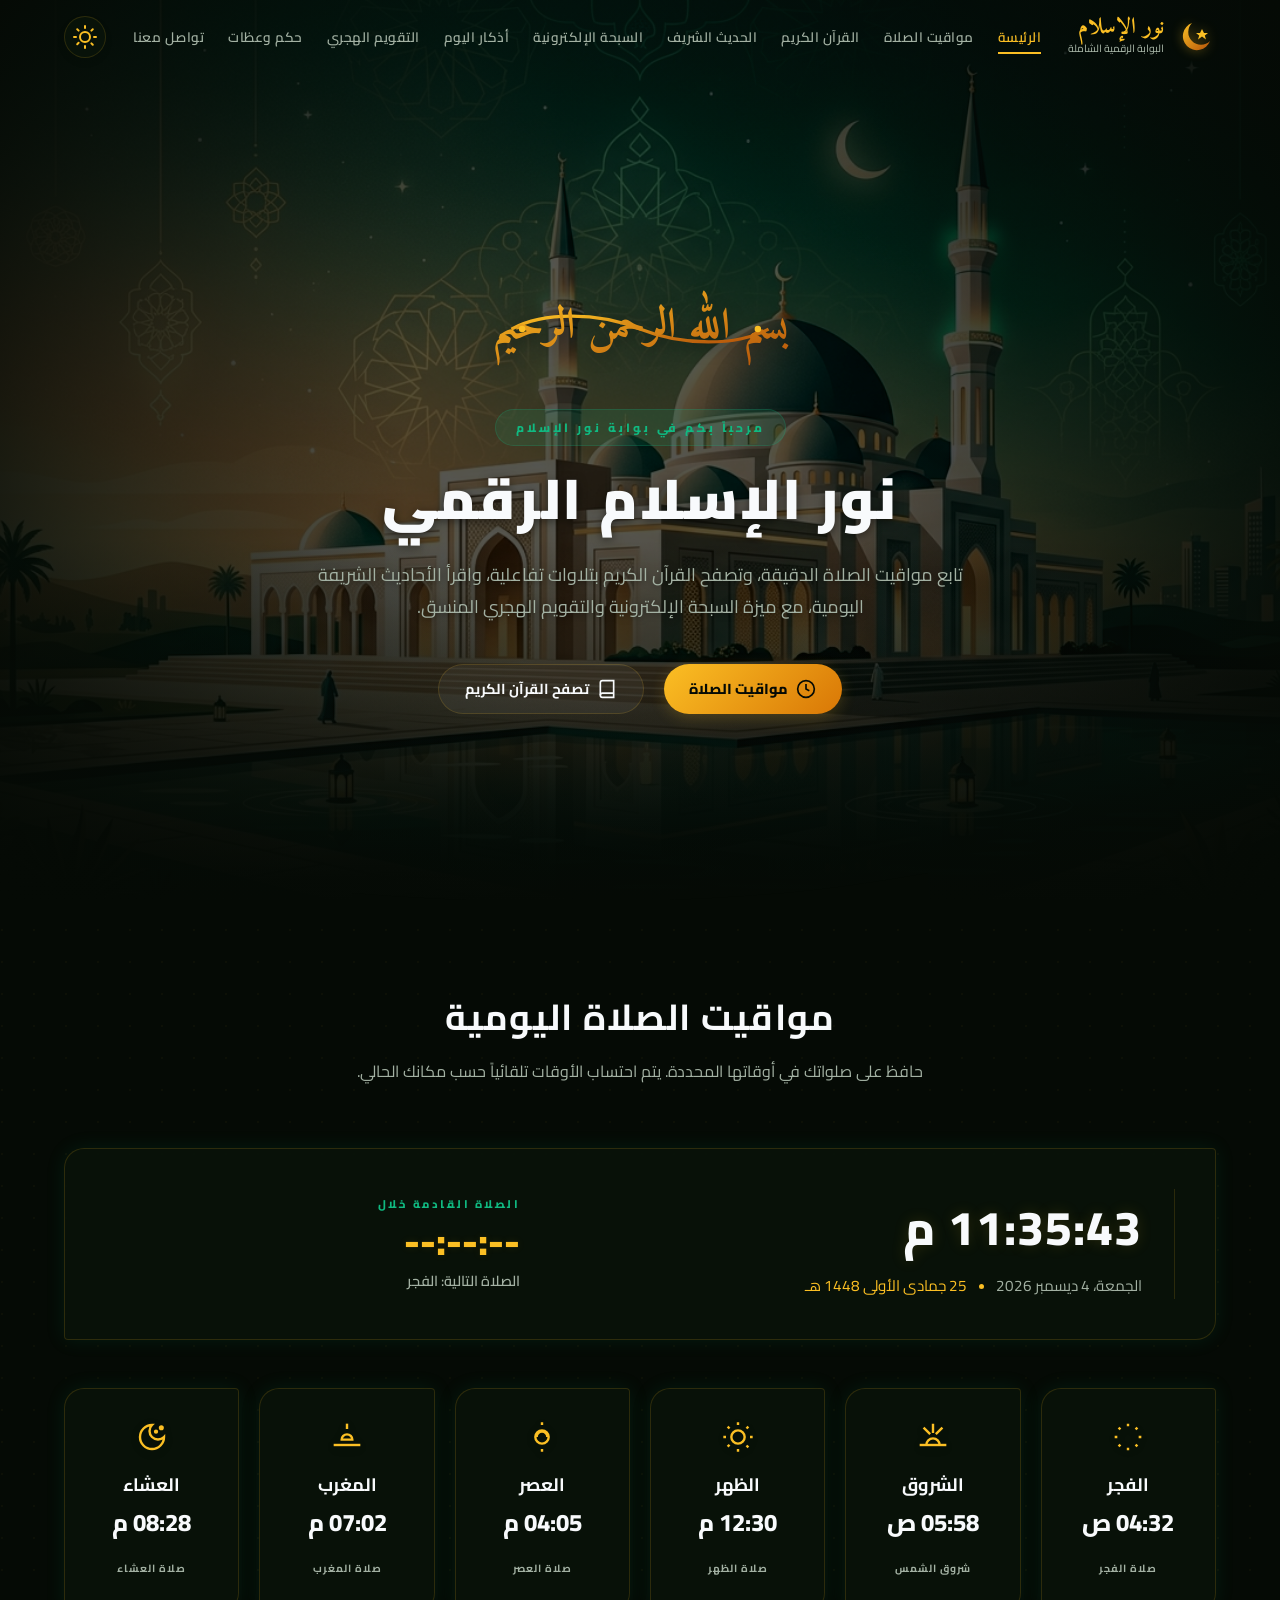
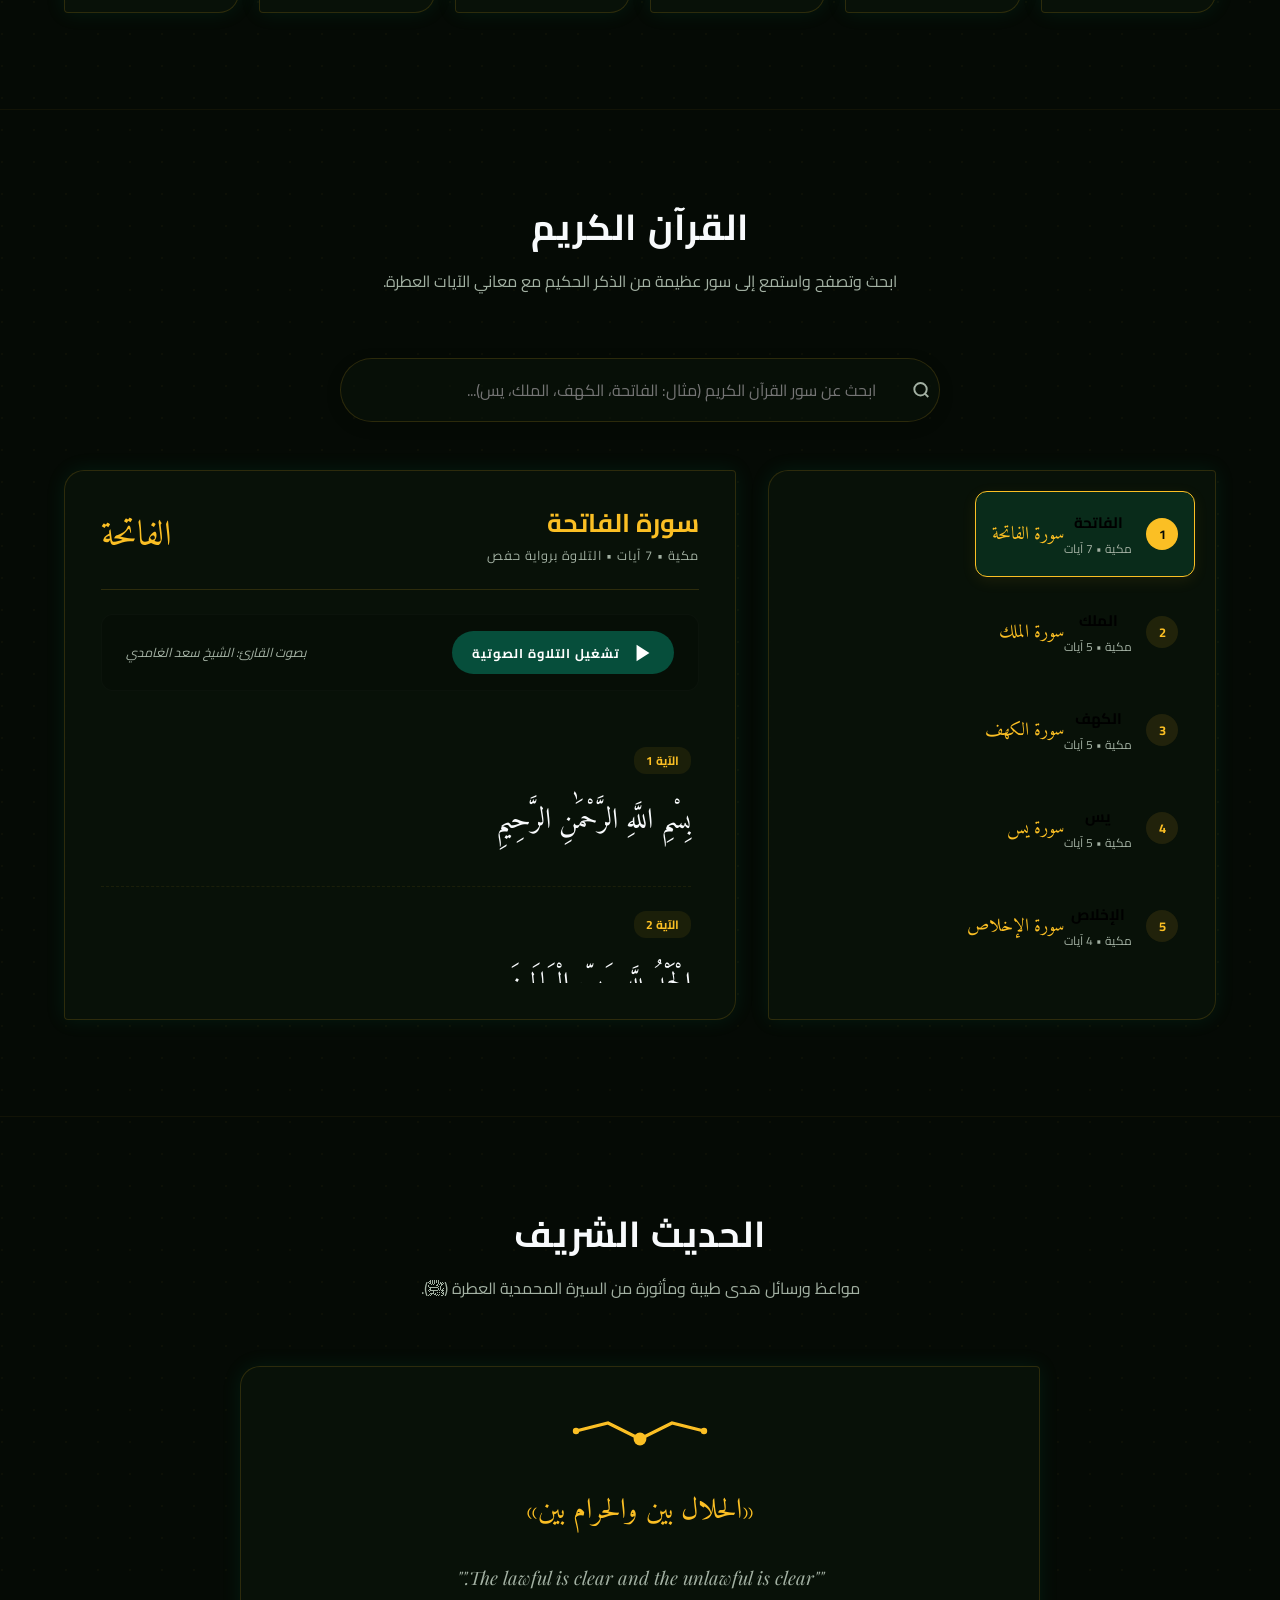
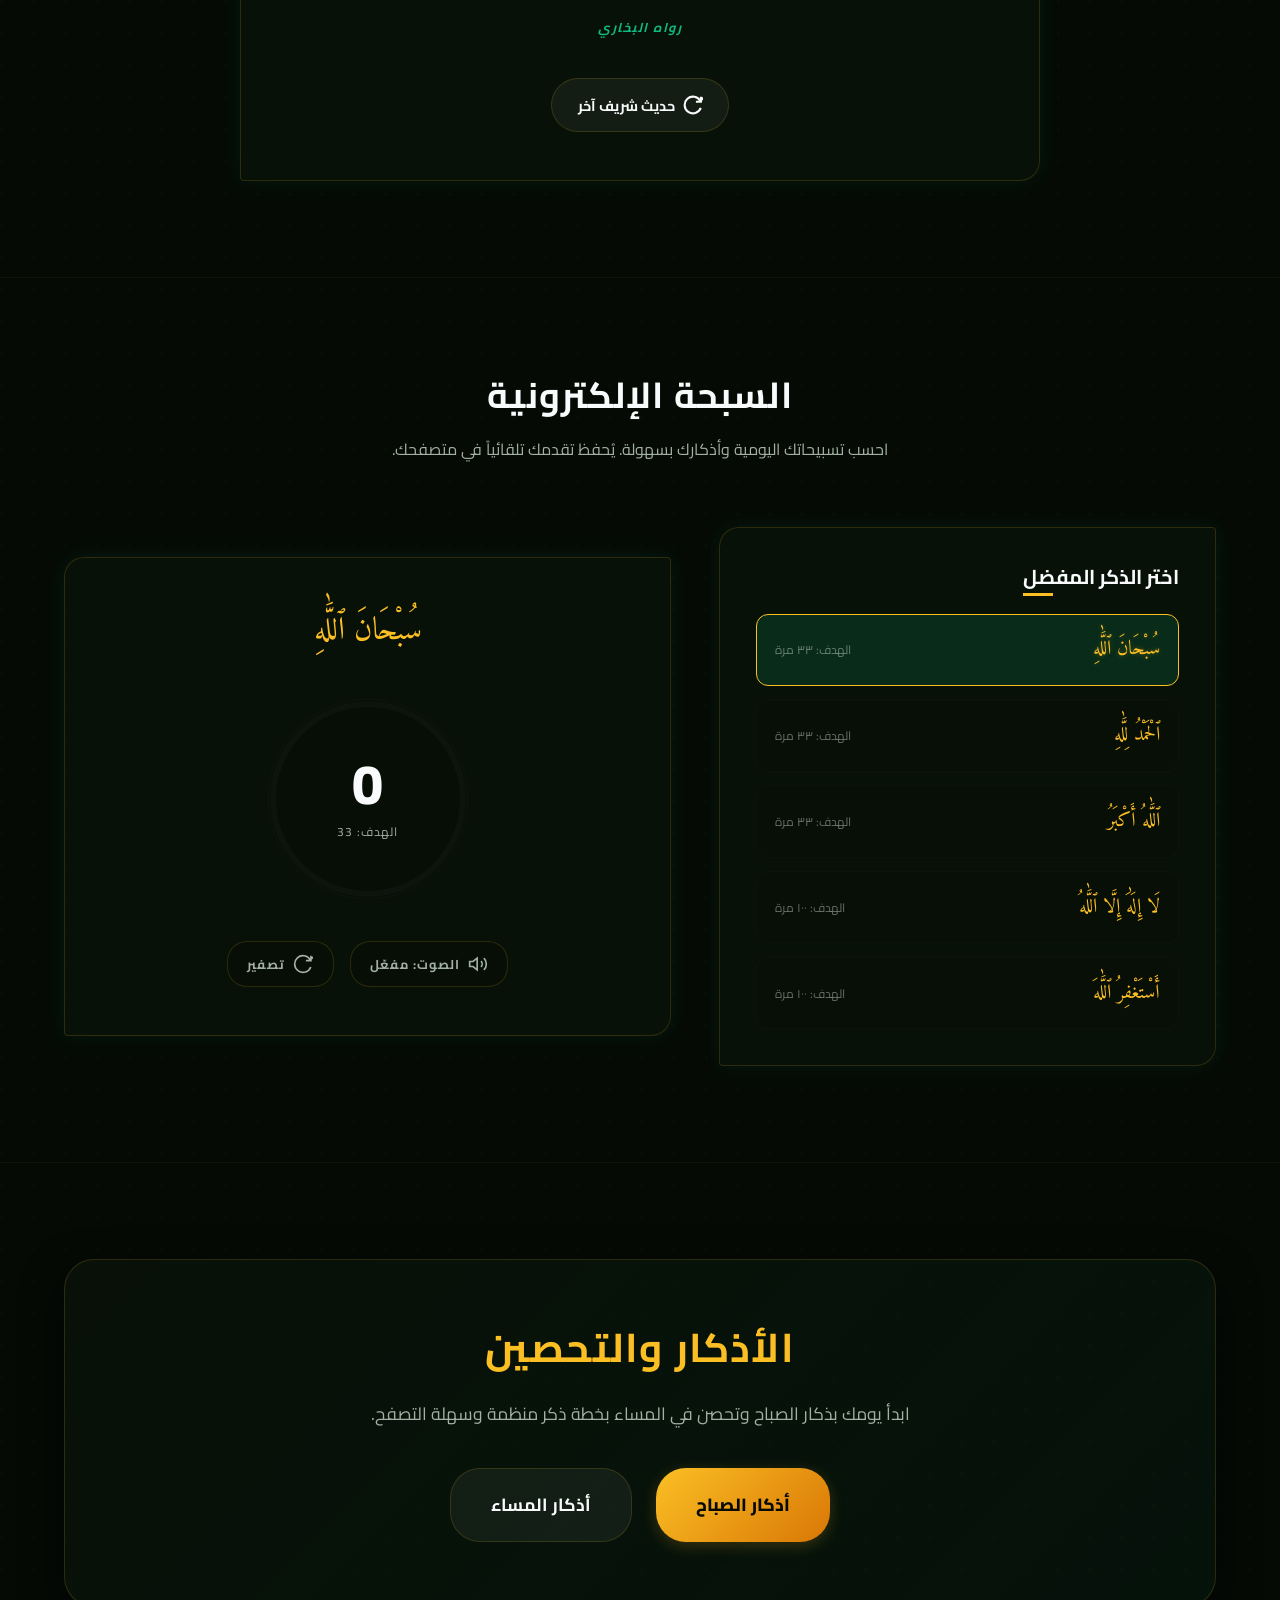
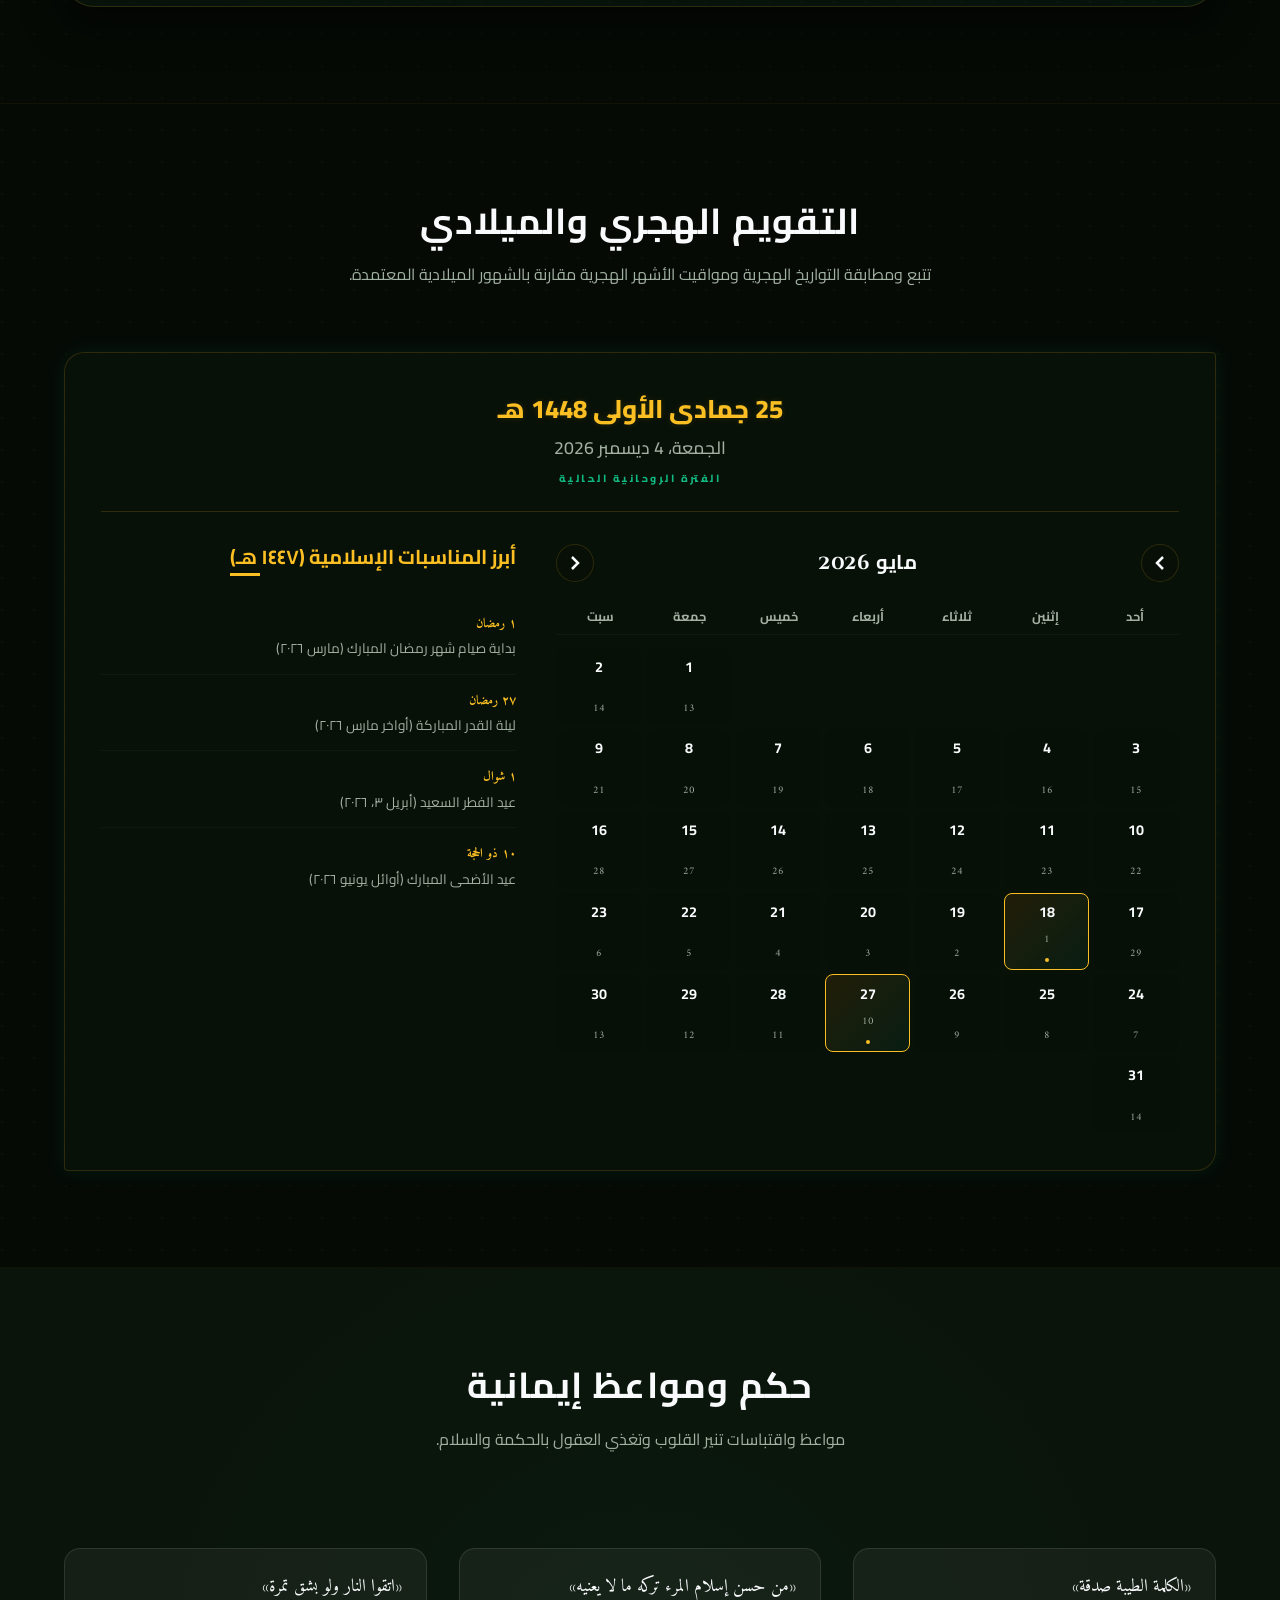
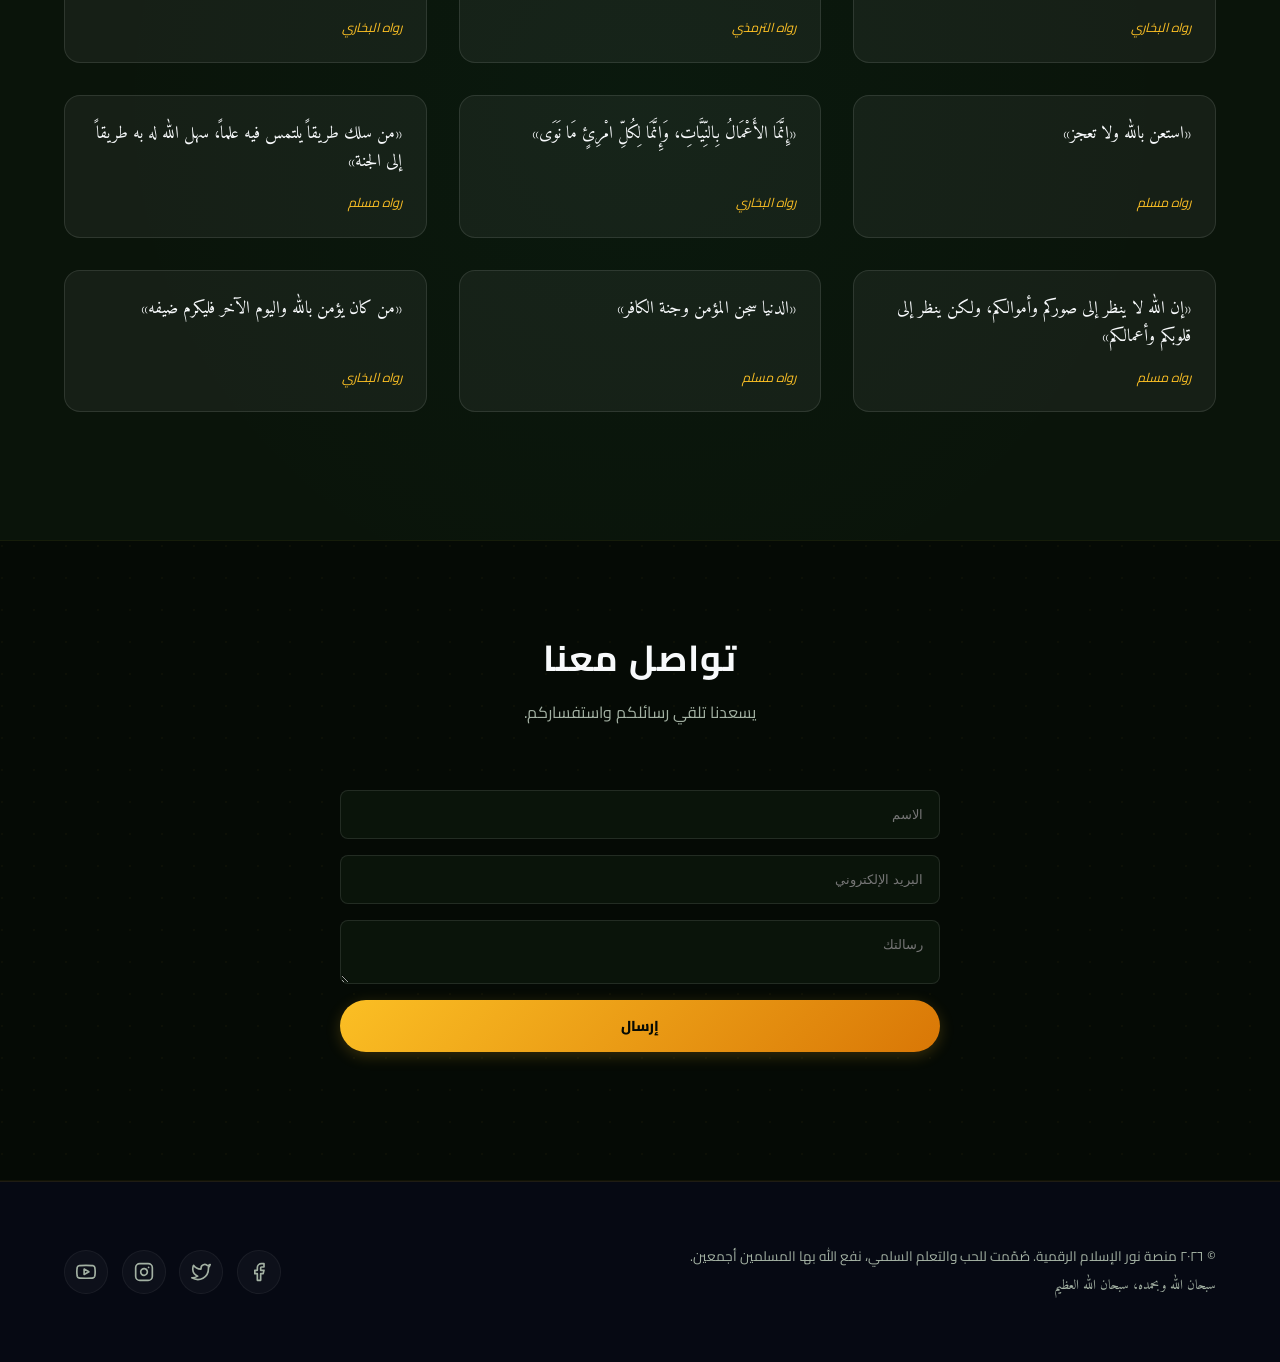
<file: index.html>
<!DOCTYPE html>
<html lang="ar" dir="rtl">
<head>
    <meta charset="UTF-8">
    <meta name="viewport" content="width=device-width, initial-scale=1.0">
    <title>بوابة نور الإسلام الرقمية</title>
    <!-- CSS Link -->
    <link rel="stylesheet" href="style.css">
    <!-- Google Fonts -->
    <link rel="preconnect" href="https://fonts.googleapis.com">
    <link rel="preconnect" href="https://fonts.gstatic.com" crossorigin>
    <link href="https://fonts.googleapis.com/css2?family=Amiri:ital@0;1&family=Cinzel+Decorative:wght@400;700;900&family=Plus+Jakarta+Sans:wght@300;400;500;600;700;800&family=Playfair+Display:ital,wght@0,400;0,600;1,400&family=Cairo:wght@200..1000&family=Readex+Pro:wght@200..700&display=swap" rel="stylesheet">
</head>
<body class="theme-dark">

    <!-- Loading Screen Overlay -->
    <div class="loader-overlay" id="loader">
        <div class="loader-container">
            <!-- Islamic Geometric Mandala SVG -->
            <svg class="loader-mandala" viewBox="0 0 100 100" width="120" height="120">
                <circle cx="50" cy="50" r="45" fill="none" class="mandala-ring" />
                <path d="M50,5 L50,95 M5,50 L95,50 M18,18 L82,82 M18,82 L82,18" class="mandala-grid" />
                <path d="M50,15 L60,35 L85,35 L65,50 L75,75 L50,60 L25,75 L35,50 L15,35 L40,35 Z" class="mandala-star" />
                <circle cx="50" cy="50" r="10" fill="none" class="mandala-inner" />
            </svg>
            <h1 class="loader-title">نور الإسلام</h1>
            <p class="loader-subtitle">جاري تحضير البوابة الروحية</p>
            <div class="loader-bar-container">
                <div class="loader-bar-fill" id="loader-bar"></div>
            </div>
        </div>
    </div>

    <!-- Sticky Header / Navbar -->
    <header class="header" id="navbar">
        <div class="navbar-container">
            <a href="#" class="nav-logo" id="nav-logo">
                <!-- Custom elegant Moon Crescent & Star Islamic emblem -->
                <svg class="logo-icon" viewBox="0 0 100 100" width="40" height="40">
                    <path d="M40,15 A35,35 0 1,0 85,60 A30,30 0 1,1 40,15 Z" fill="url(#goldGradient)" />
                    <polygon points="65,30 70,40 80,40 72,46 75,56 65,49 55,56 58,46 50,40 60,40" fill="var(--color-accent-gold)" />
                    <defs>
                        <linearGradient id="goldGradient" x1="0%" y1="0%" x2="100%" y2="100%">
                            <stop offset="0%" stop-color="#fbbf24" />
                            <stop offset="100%" stop-color="#b45309" />
                        </linearGradient>
                    </defs>
                </svg>
                <div class="logo-text-group">
                    <span class="logo-arabic">نور الإسلام</span>
                    <span class="logo-arabic-sub" style="font-size: 0.65rem; color: var(--color-text-muted); font-weight: 500;">البوابة الرقمية الشاملة</span>
                </div>
            </a>

            <!-- Mobile toggle navigation button (SVGs only) -->
            <button class="mobile-nav-toggle" id="mobile-toggle" aria-label="Toggle Navigation Menu">
                <svg class="hamburger-icon" viewBox="0 0 24 24" width="28" height="28" fill="none" stroke="currentColor" stroke-width="2.5">
                    <line x1="3" y1="12" x2="21" y2="12" class="line-mid" />
                    <line x1="3" y1="6" x2="21" y2="6" class="line-top" />
                    <line x1="3" y1="18" x2="21" y2="18" class="line-bot" />
                </svg>
            </button>

            <!-- Navigation Links -->
            <nav class="nav-menu" id="nav-menu">
                <ul class="nav-links">
                    <li><a href="#hero" class="nav-link active">الرئيسة</a></li>
                    <li><a href="#prayer-times" class="nav-link">مواقيت الصلاة</a></li>
                    <li><a href="#quran" class="nav-link">القرآن الكريم</a></li>
                    <li><a href="#hadith" class="nav-link">الحديث الشريف</a></li>
                    <li><a href="#tasbeeh" class="nav-link">السبحة الإلكترونية</a></li>
                    <li><a href="#adhkar-home" class="nav-link">أذكار اليوم</a></li>
                    <li><a href="#calendar" class="nav-link">التقويم الهجري</a></li>
                    <li><a href="#quotes" class="nav-link">حكم وعظات</a></li>
                    <li><a href="#contact" class="nav-link">تواصل معنا</a></li>
                </ul>
            </nav>

            <!-- Quick Theme Toggle Toggle -->
            <button class="theme-toggle" id="theme-btn" aria-label="Toggle Dark/Light Mode">
                <!-- Sun Icon SVG -->
                <svg class="theme-icon sun-icon" viewBox="0 0 24 24" width="24" height="24" fill="none" stroke="currentColor" stroke-width="2" stroke-linecap="round" stroke-linejoin="round">
                    <circle cx="12" cy="12" r="5" />
                    <line x1="12" y1="1" x2="12" y2="3" />
                    <line x1="12" y1="21" x2="12" y2="23" />
                    <line x1="4.22" y1="4.22" x2="5.64" y2="5.64" />
                    <line x1="18.36" y1="18.36" x2="19.78" y2="19.78" />
                    <line x1="1" y1="12" x2="3" y2="12" />
                    <line x1="21" y1="12" x2="23" y2="12" />
                    <line x1="4.22" y1="19.22" x2="5.64" y2="17.78" />
                    <line x1="18.36" y1="5.64" x2="19.78" y2="4.22" />
                </svg>
                <!-- Moon Icon SVG -->
                <svg class="theme-icon moon-icon" viewBox="0 0 24 24" width="24" height="24" fill="none" stroke="currentColor" stroke-width="2" stroke-linecap="round" stroke-linejoin="round">
                    <path d="M21 12.79A9 9 0 1 1 11.21 3 7 7 0 0 0 21 12.79z" />
                </svg>
            </button>
        </div>
    </header>

    <!-- Main Content -->
    <div id="home-view">
        <main>

        <!-- 1. Hero / Home Section -->
        <section class="hero-section" id="hero">
            <div class="hero-bg-wrapper">
                <img src="mosque_hero_bg.png" alt="Islamic Mosque Silhouette Background" class="hero-bg-img" id="hero-bg" referrerpolicy="no-referrer">
                <div class="hero-overlay"></div>
            </div>
            
            <div class="hero-content container">
                <!-- Golden Bismillah Calligraphy Decorative Box -->
                <div class="bismillah-wrapper animate-fade-in">
                    <svg class="bismillah-svg bismillah-svg-animated" viewBox="0 0 140 35" width="300" height="84">
                        <!-- Custom vector style representing the beautiful layout of Bismillah text -->
                        <path d="M10,18 C25,10 50,10 70,18 C90,26 115,26 130,18" fill="none" stroke="url(#goldGradient)" stroke-width="1.5" />
                        <text x="70" y="22" font-family="'Amiri', serif" font-size="20" fill="url(#goldGradient)" text-anchor="middle" font-weight="bold">بسم الله الرحمن الرحيم</text>
                        <circle cx="15" cy="18" r="1.5" fill="var(--color-accent-gold)" />
                        <circle cx="125" cy="18" r="1.5" fill="var(--color-accent-gold)" />
                    </svg>
                </div>

                <div class="title-animation-box">
                    <p class="hero-badge animate-fade-in-up">مرحباً بكم في بوابة نور الإسلام</p>
                    <h1 class="hero-title font-title animate-text" id="animate-main-title">
                        نور الإسلام الرقمي
                    </h1>
                </div>

                <p class="hero-subtitle animate-fade-in-up">
                    تابع مواقيت الصلاة الدقيقة، وتصفح القرآن الكريم بتلاوات تفاعلية، واقرأ الأحاديث الشريفة اليومية، مع ميزة السبحة الإلكترونية والتقويم الهجري المنسق.
                </p>

                <div class="hero-cta-buttons animate-fade-in-up">
                    <a href="#prayer-times" class="btn btn-primary" id="cta-prayers">
                        <svg viewBox="0 0 24 24" width="20" height="20" fill="none" stroke="currentColor" stroke-width="2" class="btn-icon">
                            <circle cx="12" cy="12" r="10" />
                            <polyline points="12 6 12 12 16 14" />
                        </svg>
                        مواقيت الصلاة
                    </a>
                    <a href="#quran" class="btn btn-secondary" id="cta-quran">
                        <svg viewBox="0 0 24 24" width="20" height="20" fill="none" stroke="currentColor" stroke-width="2" class="btn-icon">
                            <path d="M4 19.5A2.5 2.5 0 0 1 6.5 17H20" />
                            <path d="M6.5 2H20v20H6.5A2.5 2.5 0 0 1 4 19.5v-15A2.5 2.5 0 0 1 6.5 2z" />
                        </svg>
                        تصفح القرآن الكريم
                    </a>
                </div>
            </div>

            <!-- Absolute decorative visual helper bottom separator -->
            <div class="hero-divider">
                <svg viewBox="0 0 1440 100" fill="none" xmlns="http://www.w3.org/2000/svg">
                    <path d="M0,80 C360,110 720,110 1080,80 C1200,70 1320,50 1440,30 L1440,100 L0,100 Z" fill="var(--color-bg-base)" />
                </svg>
            </div>
        </section>


        <!-- 2. Prayer Times Section -->
        <section class="section prayer-section" id="prayer-times">
            <div class="container">
                <div class="section-header text-center">
                    <h2 class="section-title font-title" id="title-prayer">مواقيت الصلاة اليومية</h2>
                    <p class="section-desc">حافظ على صلواتك في أوقاتها المحددة. يتم احتساب الأوقات تلقائياً حسب مكانك الحالي.</p>
                </div>

                <!-- Clock / Live Status Card -->
                <div class="clock-glass-card" id="clock-card">
                    <div class="clock-grid">
                        <div class="clock-display-group">
                            <div class="live-clock" id="live-time">00:00:00 م</div>
                            <div class="live-date-dual">
                                <span class="gregorian-label" id="live-gregorian-date">التاريخ الميلادي</span>
                                <span class="divider-dot"></span>
                                <span class="hijri-label text-gold" id="live-hijri-date">التاريخ الهجري</span>
                            </div>
                        </div>
                        <div class="prayer-status-tracker">
                            <div class="status-label">الصلاة القادمة خلال</div>
                            <div class="countdown-timer" id="prayer-countdown">--:--:--</div>
                            <div class="next-prayer-name" id="next-prayer-title">الصلاة التالية: الفجر</div>
                        </div>
                    </div>
                </div>

                <!-- Prayer Cards Grid -->
                <div class="prayer-grid" id="prayer-cards-container">
                    <!-- Cards will be populated dynamically or static fallback for instant display -->
                    <div class="prayer-glass-card" id="card-fajr">
                        <div class="card-glow-layer"></div>
                        <div class="prayer-icon-wrap">
                            <svg viewBox="0 0 24 24" width="32" height="32" fill="none" stroke="currentColor" stroke-width="1.8">
                                <path d="M12 2v2M12 20v2M4.93 4.93l1.41 1.41M17.66 17.66l1.41 1.41M2 12h2M20 12h2M6.34 17.66l-1.41 1.41M19.07 4.93l-1.41 1.41" />
                            </svg>
                        </div>
                        <h3 class="prayer-name">الفجر</h3>
                        <p class="prayer-time" id="time-fajr">04:32 ص</p>
                        <span class="prayer-tag">صلاة الفجر</span>
                    </div>

                    <div class="prayer-glass-card" id="card-sunrise">
                        <div class="card-glow-layer"></div>
                        <div class="prayer-icon-wrap">
                            <svg viewBox="0 0 24 24" width="32" height="32" fill="none" stroke="currentColor" stroke-width="1.8">
                                <path d="M17 18a5 5 0 0 0-10 0" />
                                <path d="M12 2v7M4.93 4.93l4.95 4.95M19.07 4.93l-4.95 4.95" />
                                <line x1="2" y1="18" x2="22" y2="18" />
                            </svg>
                        </div>
                        <h3 class="prayer-name">الشروق</h3>
                        <p class="prayer-time" id="time-sunrise">05:58 ص</p>
                        <span class="prayer-tag">شروق الشمس</span>
                    </div>

                    <div class="prayer-glass-card" id="card-dhuhr">
                        <div class="card-glow-layer"></div>
                        <div class="prayer-icon-wrap">
                            <svg viewBox="0 0 24 24" width="32" height="32" fill="none" stroke="currentColor" stroke-width="1.8">
                                <circle cx="12" cy="12" r="5" />
                                <path d="M12 1v2M12 21v2M4.22 4.22l1.42 1.42M18.36 18.36l1.42 1.42M1 12h2M21 12h2M4.22 19.22l1.42-1.42M18.36 5.64l1.42-1.42" />
                            </svg>
                        </div>
                        <h3 class="prayer-name">الظهر</h3>
                        <p class="prayer-time" id="time-dhuhr">12:30 م</p>
                        <span class="prayer-tag">صلاة الظهر</span>
                    </div>

                    <div class="prayer-glass-card" id="card-asr">
                        <div class="card-glow-layer"></div>
                        <div class="prayer-icon-wrap">
                            <svg viewBox="0 0 24 24" width="32" height="32" fill="none" stroke="currentColor" stroke-width="1.8">
                                <circle cx="12" cy="12" r="5" fill="none" />
                                <path d="M12 1v2M12 21v2" />
                                <path d="M8 12a4 4 0 0 1 8 0" />
                            </svg>
                        </div>
                        <h3 class="prayer-name">العصر</h3>
                        <p class="prayer-time" id="time-asr">04:05 م</p>
                        <span class="prayer-tag">صلاة العصر</span>
                    </div>

                    <div class="prayer-glass-card" id="card-maghrib">
                        <div class="card-glow-layer"></div>
                        <div class="prayer-icon-wrap">
                            <svg viewBox="0 0 24 24" width="32" height="32" fill="none" stroke="currentColor" stroke-width="1.8">
                                <path d="M12 10a4 4 0 0 0-4 4h8a4 4 0 0 0-4-4z" />
                                <line x1="2" y1="18" x2="22" y2="18" />
                                <line x1="12" y1="2" x2="12" y2="6" />
                            </svg>
                        </div>
                        <h3 class="prayer-name">المغرب</h3>
                        <p class="prayer-time" id="time-maghrib">07:02 م</p>
                        <span class="prayer-tag">صلاة المغرب</span>
                    </div>

                    <div class="prayer-glass-card" id="card-isha">
                        <div class="card-glow-layer"></div>
                        <div class="prayer-icon-wrap">
                            <svg viewBox="0 0 24 24" width="32" height="32" fill="none" stroke="currentColor" stroke-width="1.8">
                                <path d="M12 3a6 6 0 0 0 9 9 9 9 0 1 1-9-9z" />
                                <circle cx="19" cy="5" r="1" fill="currentColor" />
                                <circle cx="15" cy="8" r="0.7" fill="currentColor" />
                            </svg>
                        </div>
                        <h3 class="prayer-name">العشاء</h3>
                        <p class="prayer-time" id="time-isha">08:28 م</p>
                        <span class="prayer-tag">صلاة العشاء</span>
                    </div>
                </div>
            </div>
        </section>


        <!-- 3. Quran Section -->
        <section class="section quran-section" id="quran">
            <div class="container">
                <div class="section-header text-center">
                    <h2 class="section-title font-title" id="title-quran">القرآن الكريم</h2>
                    <p class="section-desc">ابحث وتصفح واستمع إلى سور عظيمة من الذكر الحكيم مع معاني الآيات العطرة.</p>
                </div>

                <div class="quran-search-bar-wrap">
                    <div class="search-input-box">
                        <!-- Search Icon SVG -->
                        <svg viewBox="0 0 24 24" width="20" height="20" fill="none" stroke="currentColor" stroke-width="2.5" class="search-icon">
                            <circle cx="11" cy="11" r="8" />
                            <line x1="21" y1="21" x2="16.65" y2="16.65" />
                        </svg>
                        <input type="text" id="quran-search" placeholder="ابحث عن سور القرآن الكريم (مثال: الفاتحة، الكهف، الملك، يس)..." aria-label="Search Quran Surahs">
                        <button id="quran-search-clear" class="search-clear-btn" aria-label="Clear Search">
                            <svg viewBox="0 0 24 24" width="18" height="18" fill="none" stroke="currentColor" stroke-width="2.5">
                                <line x1="18" y1="6" x2="6" y2="18" />
                                <line x1="6" y1="6" x2="18" y2="18" />
                            </svg>
                        </button>
                    </div>
                </div>

                <div class="quran-split-layout">
                    <!-- Surah Sidebar List -->
                    <div class="quran-surah-sidebar">
                        <div class="sidebar-scroller" id="surah-list-container">
                            <!-- Populated by JavaScript -->
                        </div>
                    </div>

                    <!-- Surah Main Reader Panel -->
                    <div class="quran-main-reader">
                        <div class="reader-glass-panel" id="quran-reader-panel">
                            <!-- Dynamic Content -->
                            <div class="reader-header-glass">
                                <div class="surah-info-title-group">
                                    <h3 class="active-surah-name" id="active-surah-title">سورة الفاتحة</h3>
                                    <p class="active-surah-sub" id="active-surah-details">فاتحة الكتاب • ٧ آيات • مكية</p>
                                </div>
                                <div class="surah-arabic-title font-serif" id="active-surah-arabic">الفاتحة</div>
                            </div>

                            <!-- Audio Deck Interface -->
                            <div class="audio-control-deck">
                                <button class="audio-deck-btn" id="audio-play-btn" aria-label="Play Quran Audio">
                                    <svg viewBox="0 0 24 24" width="22" height="22" fill="currentColor" id="play-svg">
                                        <polygon points="5 3 19 12 5 21 5 3" />
                                    </svg>
                                    <svg viewBox="0 0 24 24" width="22" height="22" fill="currentColor" id="pause-svg" class="hidden">
                                        <rect x="6" y="4" width="4" height="16" />
                                        <rect x="14" y="4" width="4" height="16" />
                                    </svg>
                                    تشغيل التلاوة الصوتية
                                </button>
                                <span class="audio-reciter-name">بصوت القارئ: الشيخ سعد الغامدي</span>
                            </div>

                            <!-- Quran Verses Area -->
                            <div class="quran-verses-box" id="verses-box">
                                <!-- Verse cards generated in script.js -->
                            </div>
                        </div>
                    </div>
                </div>
            </div>
        </section>


        <!-- 4. Hadith Section -->
        <section class="section hadith-section" id="hadith">
            <div class="container">
                <div class="section-header text-center">
                    <h2 class="section-title font-title" id="title-hadith">الحديث الشريف</h2>
                    <p class="section-desc">مواعظ ورسائل هدى طيبة ومأثورة من السيرة المحمدية العطرة (ﷺ).</p>
                </div>

                <div class="hadith-card-wrapper">
                    <div class="hadith-glass-card" id="hadith-container">
                        <div class="hadith-top-aesthetic">
                            <!-- Custom elegant geometric pattern divider SVG -->
                            <svg viewBox="0 0 100 20" width="160" height="32" class="decorative-pattern-svg">
                                <path d="M10,10 L30,5 L50,15 L70,5 L90,10" fill="none" stroke="var(--color-accent-gold)" stroke-width="2" />
                                <circle cx="50" cy="15" r="4" fill="var(--color-accent-gold)" />
                                <circle cx="10" cy="10" r="2" fill="var(--color-accent-gold)" />
                                <circle cx="90" cy="10" r="2" fill="var(--color-accent-gold)" />
                            </svg>
                        </div>

                        <blockquote class="hadith-blockquote" id="hadith-content">
                            <span class="hadith-arabic font-serif" id="hadith-txt-ar">«إِنَّمَا الأَعْمَالُ بِالنِّيَّاتِ، وَإِنَّمَا لِكُلِّ امْرِئٍ مَا نَوَى»</span>
                            <p class="hadith-english" id="hadith-txt-en">"Actions are judged by motives, and each person will receive rewards according to his intentions."</p>
                            <cite class="hadith-narrator" id="hadith-author">صحيح البخاري ١</cite>
                        </blockquote>

                        <button class="btn btn-secondary rand-hadith-btn" id="generate-hadith" aria-label="Load Another Hadith">
                            <svg viewBox="0 0 24 24" width="20" height="20" fill="none" stroke="currentColor" stroke-width="2.5" class="rotator-icon">
                                <path d="M21.5 2v6h-6M21.34 15.57a10 10 0 1 1-.57-8.38l5.67-5.67" />
                            </svg>
                            حديث شريف آخر
                        </button>
                    </div>
                </div>
            </div>
        </section>


        <!-- 5. Tasbeeh Counter Section -->
        <section class="section tasbeeh-section" id="tasbeeh">
            <div class="container">
                <div class="section-header text-center">
                    <h2 class="section-title font-title" id="title-tasbeeh">السبحة الإلكترونية</h2>
                    <p class="section-desc">احسب تسبيحاتك اليومية وأذكارك بسهولة. يُحفظ تقدمك تلقائياً في متصفحك.</p>
                </div>

                <div class="tasbeeh-layout-grid">
                    <!-- Presets Selection List -->
                    <div class="tasbeeh-presets-box">
                        <h3 class="panel-subtitle">اختر الذكر المفضل</h3>
                        <div class="dhikr-presets-grid" id="dhikr-presets">
                            <button class="dhikr-btn-preset active" data-dhikr-ar="سُبْحَانَ ٱللَّٰهِ" data-dhikr-en="Subhan'Allah" data-target-count="33">
                                <span class="preset-ar font-serif">سُبْحَانَ ٱللَّٰهِ</span>
                                <span class="preset-en" style="font-size:0.75rem; color:rgba(255,255,255,0.4);">الهدف: ٣٣ مرة</span>
                            </button>
                            <button class="dhikr-btn-preset" data-dhikr-ar="ٱلْحَمْدُ لِلَّٰهِ" data-dhikr-en="Alhamdulillah" data-target-count="33">
                                <span class="preset-ar font-serif">ٱلْحَمْدُ لِلَّٰهِ</span>
                                <span class="preset-en" style="font-size:0.75rem; color:rgba(255,255,255,0.4);">الهدف: ٣٣ مرة</span>
                            </button>
                            <button class="dhikr-btn-preset" data-dhikr-ar="ٱللَّٰهُ أَكْبَرُ" data-dhikr-en="Allahu Akbar" data-target-count="33">
                                <span class="preset-ar font-serif">ٱللَّٰهُ أَكْبَرُ</span>
                                <span class="preset-en" style="font-size:0.75rem; color:rgba(255,255,255,0.4);">الهدف: ٣٣ مرة</span>
                            </button>
                            <button class="dhikr-btn-preset" data-dhikr-ar="لَا إِلَٰهَ إِلَّا ٱللَّٰهُ" data-dhikr-en="La ilaha illa Allah" data-target-count="100">
                                <span class="preset-ar font-serif">لَا إِلَٰهَ إِلَّا ٱللَّٰهُ</span>
                                <span class="preset-en" style="font-size:0.75rem; color:rgba(255,255,255,0.4);">الهدف: ١٠٠ مرة</span>
                            </button>
                            <button class="dhikr-btn-preset" data-dhikr-ar="أَسْتَغْفِرُ ٱللَّٰهَ" data-dhikr-en="Astaghfirullah" data-target-count="100">
                                <span class="preset-ar font-serif">أَسْتَغْفِرُ ٱللَّٰهَ</span>
                                <span class="preset-en" style="font-size:0.75rem; color:rgba(255,255,255,0.4);">الهدف: ١٠٠ مرة</span>
                            </button>
                        </div>
                    </div>

                    <!-- Dynamic Counter Engine -->
                    <div class="tasbeeh-engine-center">
                        <div class="tasbeeh-glass-card">
                            <div class="active-dhikr-visual uppercase-label" id="tasbeeh-active-dhikr-en" style="display: none;">Subhan'Allah</div>
                            <div class="active-dhikr-arabic-visual font-serif" id="tasbeeh-active-dhikr-ar">سُبْحَانَ ٱللَّٰهِ</div>

                            <!-- Circular interactive tracker dial -->
                            <div class="tasbeeh-dial-wrapper">
                                <svg class="tasbeeh-progress-ring" width="220" height="220">
                                    <circle class="ring-bg" cx="110" cy="110" r="95" fill="transparent" />
                                    <circle class="ring-status-bar" id="ring-bar" cx="110" cy="110" r="95" fill="transparent" />
                                </svg>
                                <button class="tasbeeh-click-surface" id="tasbeeh-increment" aria-label="Increment Counter">
                                    <div class="dial-inside-card">
                                        <span class="main-counter-value" id="tasbeeh-score">0</span>
                                        <span class="target-sub-desc" id="tasbeeh-max">الهدف: ٣٣</span>
                                    </div>
                                    <div class="surface-ripple-layer" id="ripple"></div>
                                </button>
                            </div>

                            <div class="tasbeeh-management-row">
                                <button class="tasbeeh-sub-btn" id="tasbeeh-sound-toggle" aria-label="Toggle Sound Effects">
                                    <!-- Volume High SVG -->
                                    <svg viewBox="0 0 24 24" width="20" height="20" fill="none" stroke="currentColor" stroke-width="2" id="sound-on-svg">
                                        <polygon points="11 5 6 9 2 9 2 15 6 15 11 19 11 5" />
                                        <path d="M19.07 4.93a10 10 0 0 1 0 14.14M15.54 8.46a5 5 0 0 1 0 7.07" />
                                    </svg>
                                    <!-- Volume X Mute SVG -->
                                    <svg viewBox="0 0 24 24" width="20" height="20" fill="none" stroke="currentColor" stroke-width="2" id="sound-off-svg" class="hidden">
                                        <polygon points="11 5 6 9 2 9 2 15 6 15 11 19 11 5" />
                                        <line x1="23" y1="9" x2="17" y2="15" />
                                        <line x1="17" y1="9" x2="23" y2="15" />
                                    </svg>
                                    الصوت: مفعّل
                                </button>
                                <button class="tasbeeh-sub-btn reset-theme" id="tasbeeh-reset" aria-label="Reset Count">
                                    <!-- Reset / Rotate SVG -->
                                    <svg viewBox="0 0 24 24" width="20" height="20" fill="none" stroke="currentColor" stroke-width="2">
                                        <path d="M21.5 2v6h-6M21.34 15.57a10 10 0 1 1-.57-8.38l5.67-5.67" />
                                    </svg>
                                    تصفير
                                </button>
                            </div>
                        </div>
                    </div>
                </div>
            </div>
        </section>


        <!-- 8. Adhkar Entry Point Section -->
        <section class="section adhkar-entry-section" id="adhkar-home">
            <div class="container">
                <div class="adhkar-promo-card">
                    <div class="promo-content">
                        <h2 class="promo-title font-title">الأذكار والتحصين</h2>
                        <p class="promo-desc">ابدأ يومك بذكار الصباح وتحصن في المساء بخطة ذكر منظمة وسهلة التصفح.</p>
                        <div class="promo-buttons">
                            <button onclick="switchToAdhkarView(); showAdhkar('morning')" class="btn btn-primary btn-large">أذكار الصباح</button>
                            <button onclick="switchToAdhkarView(); showAdhkar('evening')" class="btn btn-secondary btn-large">أذكار المساء</button>
                        </div>
                    </div>
                </div>
            </div>
        </section>


        <!-- 6. Islamic hijri Calendar Section -->
        <section class="section calendar-section" id="calendar">
            <div class="container">
                <div class="section-header text-center">
                    <h2 class="section-title font-title" id="title-calendar">التقويم الهجري والميلادي</h2>
                    <p class="section-desc">تتبع ومطابقة التواريخ الهجرية ومواقيت الأشهر الهجرية مقارنة بالشهور الميلادية المعتمدة.</p>
                </div>

                <div class="calendar-glass-layout">
                    <!-- Top current status banner -->
                    <div class="calendar-current-card">
                        <div class="cal-badge text-gold" id="cal-hijri-full">ذو القعدة ١٤٤٧ هـ</div>
                        <div class="cal-gregorian-text" id="cal-gregorian-full">السبت، ٢٣ مايو ٢٠٢٦</div>
                        <div class="cal-status-label">الفترة الروحانية الحالية</div>
                    </div>

                    <!-- Month View Layout -->
                    <div class="calendar-layout-grid">
                        <div class="calendar-grid-box">
                            <div class="month-header-strip">
                                <button class="month-nav-arrow" id="calendar-prev" aria-label="Previous Month">
                                    <svg viewBox="0 0 24 24" width="24" height="24" fill="none" stroke="currentColor" stroke-width="2.5">
                                        <polyline points="15 18 9 12 15 6" />
                                    </svg>
                                </button>
                                <h3 class="month-label font-title" id="month-title-display">مايو ٢٠٢٦</h3>
                                <button class="month-nav-arrow" id="calendar-next" aria-label="Next Month">
                                    <svg viewBox="0 0 24 24" width="24" height="24" fill="none" stroke="currentColor" stroke-width="2.5">
                                        <polyline points="9 18 15 12 9 6" />
                                    </svg>
                                </button>
                            </div>

                            <div class="calendar-date-grid">
                                <!-- Days of Week label bar -->
                                <div class="calendar-days-bar">
                                    <span>أحد</span>
                                    <span>إثنين</span>
                                    <span>ثلاثاء</span>
                                    <span>أربعاء</span>
                                    <span>خميس</span>
                                    <span>جمعة</span>
                                    <span>سبت</span>
                                </div>
                                <div class="calendar-cells-container" id="calendar-cells">
                                    <!-- Rendered dynamically by script.js -->
                                </div>
                            </div>
                        </div>

                        <!-- Important Key Dates Metadata -->
                        <div class="calendar-key-events-box bg-panel-dark">
                            <h3 class="panel-subtitle text-gold">أبرز المناسبات الإسلامية (١٤٤٧ هـ)</h3>
                            <div class="spiritual-event-list">
                                <div class="event-item">
                                    <div class="event-date-indicator">
                                        <span class="event-ar font-serif">١ رمضان</span>
                                    </div>
                                    <div class="event-meta-desc">
                                        <span class="event-name-text">بداية صيام شهر رمضان المبارك (مارس ٢٠٢٦)</span>
                                    </div>
                                </div>
                                <div class="event-item">
                                    <div class="event-date-indicator">
                                        <span class="event-ar font-serif">٢٧ رمضان</span>
                                    </div>
                                    <div class="event-meta-desc">
                                        <span class="event-name-text">ليلة القدر المباركة (أواخر مارس ٢٠٢٦)</span>
                                    </div>
                                </div>
                                <div class="event-item">
                                    <div class="event-date-indicator">
                                        <span class="event-ar font-serif">١ شوال</span>
                                    </div>
                                    <div class="event-meta-desc">
                                        <span class="event-name-text">عيد الفطر السعيد (أبريل ٣، ٢٠٢٦)</span>
                                    </div>
                                </div>
                                <div class="event-item active">
                                    <div class="event-date-indicator">
                                        <span class="event-ar font-serif">١٠ ذو الحجة</span>
                                    </div>
                                    <div class="event-meta-desc">
                                        <span class="event-name-text">عيد الأضحى المبارك (أوائل يونيو ٢٠٢٦)</span>
                                    </div>
                                </div>
                            </div>
                        </div>
                    </div>
                </div>
            </div>
        </section>

        <!-- 7. Islamic Quotes Slider Section -->
        <section class="section quotes-section" id="quotes">
            <div class="gradient-overlay-accent"></div>
            <div class="container relative-pos">
                <div class="section-header text-center">
                    <h2 class="section-title font-title" id="title-quotes">حكم ومواعظ إيمانية</h2>
                    <p class="section-desc">مواعظ واقتباسات تنير القلوب وتغذي العقول بالحكمة والسلام.</p>
                </div>

                <div class="wisdoms-grid" id="wisdoms-list">
                    <!-- Populated by JavaScript -->
                </div>
            </div>
        </section>

        <!-- 9. Contact Section -->
        <section class="section contact-section" id="contact">
            <div class="container">
                <div class="section-header text-center">
                    <h2 class="section-title font-title">تواصل معنا</h2>
                    <p class="section-desc">يسعدنا تلقي رسائلكم واستفساركم.</p>
                </div>
                
                <form id="contact-form" class="contact-form">
                    <input type="text" name="name" placeholder="الاسم" required>
                    <input type="email" name="email" placeholder="البريد الإلكتروني" required>
                    <textarea name="message" placeholder="رسالتك" required></textarea>
                    <button type="submit" class="btn btn-primary">إرسال</button>
                </form>
            </div>
        </section>

    </main>
    </div>

    <!-- Separate Adhkar Page View -->
    <div id="adhkar-view" class="view-hidden">
        <section class="adhkar-page-content container">
            <header class="adhkar-page-header">
                <button onclick="switchToHomeView()" class="btn btn-secondary back-btn">
                    <svg viewBox="0 0 24 24" width="20" height="20" fill="none" stroke="currentColor" stroke-width="2">
                        <polyline points="9 18 15 12 9 6" />
                    </svg>
                    العودة للرئيسية
                </button>
                <div class="text-center">
                    <p class="section-desc">خطة ذكر منظمة - تصفح الأذكار واحداً تلو الآخر</p>
                </div>
            </header>

            <div class="adhkar-page-tabs">
                <button class="tab-btn-page active" id="btn-morning" onclick="showAdhkar('morning', event)">أذكار الصباح</button>
                <button class="tab-btn-page" id="btn-evening" onclick="showAdhkar('evening', event)">أذكار المساء</button>
            </div>

            <div id="adhkar-page-list" class="adhkar-focus-container">
                <!-- Focused Adhkar Displayed Here -->
            </div>
        </section>
    </div>

    <!-- Footer -->
    <footer class="main-footer">
        <div class="footer-bottom container">
            <div class="footer-credits">
                <p>&copy; ٢٠٢٦ منصة نور الإسلام الرقمية. صُمّمت للحب والتعلم السلمي، نفع الله بها المسلمين أجمعين.</p>
                <p class="arabic-blessing font-serif">سبحان الله وبحمده، سبحان الله العظيم</p>
            </div>
            
            <!-- Standard Social Links with SVGs only, absolutely no emojis -->
            <div class="footer-social-deck">
                <a href="#" class="social-btn" aria-label="Our Facebook">
                    <svg viewBox="0 0 24 24" width="20" height="20" fill="none" stroke="currentColor" stroke-width="2" stroke-linecap="round" stroke-linejoin="round">
                        <path d="M18 2h-3a5 5 0 0 0-5 5v3H7v4h3v8h4v-8h3l1-4h-4V7a1 1 0 0 1 1-1h3z" />
                    </svg>
                </a>
                <a href="#" class="social-btn" aria-label="Our Twitter / X">
                    <svg viewBox="0 0 24 24" width="20" height="20" fill="none" stroke="currentColor" stroke-width="2" stroke-linecap="round" stroke-linejoin="round">
                        <path d="M23 3a10.9 10.9 0 0 1-3.14 1.53 4.48 4.48 0 0 0-7.86 3v1A10.66 10.66 0 0 1 3 4s-4 9 5 13a11.64 11.64 0 0 1-7 2c9 5 20 0 20-11.5a4.5 4.5 0 0 0-.08-.83A7.72 7.72 0 0 0 23 3z" />
                    </svg>
                </a>
                <a href="#" class="social-btn" aria-label="Our Instagram">
                    <svg viewBox="0 0 24 24" width="20" height="20" fill="none" stroke="currentColor" stroke-width="2" stroke-linecap="round" stroke-linejoin="round">
                        <rect x="2" y="2" width="20" height="20" rx="5" ry="5" />
                        <path d="M16 11.37A4 4 0 1 1 12.63 8 4 4 0 0 1 16 11.37z" />
                        <line x1="17.5" y1="6.5" x2="17.51" y2="6.5" />
                    </svg>
                </a>
                <a href="#" class="social-btn" aria-label="Our YouTube channel">
                    <svg viewBox="0 0 24 24" width="20" height="20" fill="none" stroke="currentColor" stroke-width="2" stroke-linecap="round" stroke-linejoin="round">
                        <path d="M22.54 6.42a2.78 2.78 0 0 0-1.94-2C18.88 4 12 4 12 4s-6.88 0-8.6.46a2.78 2.78 0 0 0-1.94 2A29 29 0 0 0 1 11.75a29 29 0 0 0 .46 5.33A2.78 2.78 0 0 0 3.4 19c1.72.46 8.6.46 8.6.46s6.88 0 8.6-.46a2.78 2.78 0 0 0 1.94-2 29 29 0 0 0 .46-5.25 29 29 0 0 0-.46-5.33z" />
                        <polygon points="9.75 15.02 15.5 11.75 9.75 8.48 9.75 15.02" />
                    </svg>
                </a>
            </div>
        </div>
    </footer>

    <!-- Back to Top Button -->
    <button class="back-to-top" id="back-to-top" aria-label="Scroll Back to Top">
        <svg viewBox="0 0 24 24" width="24" height="24" fill="none" stroke="currentColor" stroke-width="3">
            <polyline points="18 15 12 9 6 15" />
        </svg>
    </button>

    <!-- JS Link -->
    <script src="script.js"></script>
</body>
</html>
</file>
<file: style.css>
/* 
=========================================
NUR ISLAM - SYSTEM CSS
Clean, responsive, glassmorphic UI variables.
=========================================
*/

/* Custom CSS Variables & Modes */
:root {
    --transition-smooth: all 0.35s cubic-bezier(0.25, 1, 0.5, 1);
    --font-heading: 'Cinzel Decorative', 'Cairo', serif;
    --font-sans: 'Cairo', 'Readex Pro', system-ui, -apple-system, sans-serif;
    --font-serif: 'Amiri', 'Readex Pro', serif;
}

.theme-dark {
    --color-bg-base: #050A05;
    --color-bg-surface: #0a140a;
    --color-text-primary: #f8fafc;
    --color-text-muted: #a3b1a3;
    --color-text-invert: #050A05;
    --color-accent-gold: #fbbf24;
    --color-accent-gold-rgb: 251, 191, 36;
    --color-accent-gold-dark: #d97706;
    --color-accent-emerald: #10b981;
    --color-accent-emerald-dark: #064e3b;
    --color-accent-emerald-rgb: 16, 185, 129;
    --color-glass-bg: rgba(10, 20, 10, 0.75);
    --color-glass-border: rgba(251, 191, 36, 0.15);
    --color-glass-shadow: rgba(0, 0, 0, 0.6);
    --color-glow-color: rgba(16, 185, 129, 0.1);
    --color-nav-bg: rgba(5, 10, 5, 0.85);
    --color-active-card-bg: rgba(16, 185, 129, 0.15);
    --color-input-bg: rgba(10, 20, 10, 0.5);
}

.theme-light {
    --color-bg-base: #f8fafc;
    --color-bg-surface: #ffffff;
    --color-text-primary: #0f172a;
    --color-text-muted: #475569;
    --color-text-invert: #ffffff;
    --color-accent-gold: #d97706;
    --color-accent-gold-rgb: 217, 119, 6;
    --color-accent-gold-dark: #78350f;
    --color-accent-emerald: #059669;
    --color-accent-emerald-dark: #064e3b;
    --color-accent-emerald-rgb: 5, 150, 105;
    --color-glass-bg: rgba(255, 255, 255, 0.8);
    --color-glass-border: rgba(5, 150, 105, 0.15);
    --color-glass-shadow: rgba(15, 23, 42, 0.08);
    --color-glow-color: rgba(5, 150, 105, 0.04);
    --color-nav-bg: rgba(248, 250, 252, 0.9);
    --color-active-card-bg: rgba(5, 150, 105, 0.15);
    --color-input-bg: rgba(255, 255, 255, 0.9);
}

/* Post-Header Decorative Basmala */
.post-header-bismillah {
    padding: 1.5rem 0;
    margin-top: 80px; /* Offset for sticky header */
    background: linear-gradient(to right, transparent, rgba(251, 191, 36, 0.05), transparent);
    position: relative;
}

.bismillah-calligraphy {
    font-size: 1.8rem;
    color: var(--color-accent-gold);
    letter-spacing: 1px;
    text-shadow: 0 0 10px rgba(251, 191, 36, 0.2);
    display: inline-block;
    position: relative;
    padding: 0 2rem;
}

.bismillah-calligraphy::before,
.bismillah-calligraphy::after {
    content: '';
    position: absolute;
    top: 50%;
    width: 40px;
    height: 1px;
    background: linear-gradient(to right, transparent, var(--color-accent-gold));
}

.bismillah-calligraphy::before {
    right: -50px;
}

.bismillah-calligraphy::after {
    left: -50px;
    transform: rotate(180deg);
}

/* Bismillah Animation */
.bismillah-svg-animated {
    animation: bismillah-pulse 3s infinite alternate ease-in-out;
}

@keyframes bismillah-pulse {
    0% { filter: drop-shadow(0 0 5px rgba(251, 191, 36, 0.4)); transform: scale(1); }
    100% { filter: drop-shadow(0 0 15px rgba(251, 191, 36, 0.7)); transform: scale(1.02); }
}

/* Base Styles */
* {
    box-sizing: border-box;
    margin: 0;
    padding: 0;
}

html {
    scroll-behavior: smooth;
    font-size: 16px;
}

body {
    background-color: var(--color-bg-base);
    color: var(--color-text-primary);
    font-family: var(--font-sans);
    line-height: 1.6;
    overflow-x: hidden;
    transition: background-color var(--transition-smooth), color var(--transition-smooth);
}

body.theme-dark {
    background-image: radial-gradient(circle at 2px 2px, rgba(251, 191, 36, 0.03) 1px, transparent 0);
    background-size: 32px 32px;
}

/* Elegant Dark Special Overrides */
body.theme-dark .glass-panel,
body.theme-dark .clock-glass-card,
body.theme-dark .prayer-glass-card,
body.theme-dark .quran-surah-sidebar,
body.theme-dark .reader-glass-panel,
body.theme-dark .hadith-glass-card,
body.theme-dark .tasbeeh-presets-box,
body.theme-dark .tasbeeh-glass-card,
body.theme-dark .calendar-glass-layout,
body.theme-dark .slider-display-card,
body.theme-dark .contact-form-glass-card,
body.theme-dark .contact-info-card-glass,
body.theme-dark .map-placeholder-card-glass,
body.theme-dark .donation-glass-card,
body.theme-dark .donation-card {
    border-radius: 20px 4px 20px 4px !important;
    box-shadow: 0 0 20px rgba(16, 185, 129, 0.1) !important;
}

body.theme-dark .btn-primary {
    background: linear-gradient(135deg, #fbbf24 0%, #d97706 100%) !important;
    color: #050A05 !important;
    font-weight: 800;
    box-shadow: 0 4px 15px rgba(251, 191, 36, 0.2) !important;
    border: none !important;
}

body.theme-dark .btn-primary:hover {
    background: linear-gradient(135deg, #d97706 0%, #fbbf24 100%) !important;
    box-shadow: 0 6px 20px rgba(251, 191, 36, 0.3) !important;
    transform: translateY(-2px);
}

.container {
    width: 100%;
    max-width: 1200px;
    margin: 0 auto;
    padding: 0 1.5rem;
}

h1, h2, h3, h4, h5, h6 {
    color: var(--color-text-primary);
    font-weight: 700;
    line-height: 1.3;
}

.font-title {
    font-family: var(--font-heading);
    letter-spacing: 0.03em;
}

.font-serif {
    font-family: var(--font-serif);
}

.text-gold {
    color: var(--color-accent-gold);
}

a {
    color: inherit;
    text-decoration: none;
    transition: var(--transition-smooth);
}

ul {
    list-style: none;
}

button {
    font-family: var(--font-sans);
    cursor: pointer;
    border: none;
    background: none;
    outline: none;
    transition: var(--transition-smooth);
}

img {
    max-width: 100%;
    height: auto;
    display: block;
}

.hidden {
    display: none !important;
}

.text-center {
    text-align: center;
}

/* Loader Animation Backdrop */
.loader-overlay {
    position: fixed;
    top: 0;
    left: 0;
    width: 100%;
    height: 100%;
    background-color: #060913;
    z-index: 9999;
    display: flex;
    justify-content: center;
    align-items: center;
    transition: opacity 0.5s ease, visibility 0.5s ease;
}

.loader-overlay.fade-out {
    opacity: 0;
    visibility: hidden;
}

.loader-container {
    text-align: center;
    display: flex;
    flex-direction: column;
    align-items: center;
}

.loader-mandala {
    animation: rotate 15s linear infinite;
    filter: drop-shadow(0 0 15px rgba(251, 191, 36, 0.4));
}

.mandala-ring {
    stroke: rgba(251, 191, 36, 0.1);
    stroke-width: 1px;
}

.mandala-grid {
    stroke: rgba(16, 185, 129, 0.15);
    stroke-width: 0.5px;
}

.mandala-star {
    fill: none;
    stroke: var(--color-accent-gold);
    stroke-width: 1.5;
    stroke-linejoin: round;
}

.mandala-inner {
    stroke: var(--color-accent-emerald);
    stroke-width: 1;
}

.loader-title {
    font-family: var(--font-serif);
    font-size: 2.5rem;
    color: var(--color-accent-gold);
    margin-top: 1.5rem;
    letter-spacing: 1px;
}

.loader-subtitle {
    font-size: 0.9rem;
    text-transform: uppercase;
    color: var(--color-text-muted);
    letter-spacing: 2px;
    margin-top: 0.25rem;
}

.loader-bar-container {
    width: 180px;
    height: 4px;
    background-color: rgba(255, 255, 255, 0.1);
    border-radius: 2px;
    margin-top: 1.5rem;
    overflow: hidden;
}

.loader-bar-fill {
    height: 100%;
    width: 0%;
    background-color: var(--color-accent-gold);
    box-shadow: 0 0 8px var(--color-accent-gold);
    transition: width 0.1s linear;
}

@keyframes rotate {
    from { transform: rotate(0deg); }
    to { transform: rotate(360deg); }
}

/* Top Bismillah Banner Bar */
.top-bismillah-bar {
    background: linear-gradient(90deg, transparent, rgba(251, 191, 36, 0.08), transparent);
    border-bottom: 1px solid rgba(251, 191, 36, 0.08);
    text-align: center;
    padding: 0.35rem 0;
    font-size: 0.9rem;
    font-family: var(--font-serif);
    color: var(--color-accent-gold);
    letter-spacing: 0.5px;
    font-weight: 600;
    line-height: 1.2;
}

/* Sticky Navbar Design */
.header {
    position: fixed;
    top: 0;
    left: 0;
    width: 100%;
    z-index: 1000;
    background-color: transparent;
    border-bottom: 1px solid transparent;
    transition: var(--transition-smooth);
}

.header.scrolled {
    background-color: var(--color-nav-bg);
    backdrop-filter: blur(12px);
    border-bottom: 1px solid var(--color-glass-border);
    box-shadow: 0 4px 20px rgba(0, 0, 0, 0.1);
}

.navbar-container {
    display: flex;
    justify-content: space-between;
    align-items: center;
    max-width: 1200px;
    margin: 0 auto;
    padding: 1rem 1.5rem;
}

.nav-logo {
    display: flex;
    align-items: center;
    gap: 0.75rem;
}

.logo-icon {
    filter: drop-shadow(0 0 6px rgba(251, 191, 36, 0.4));
}

.logo-text-group {
    display: flex;
    flex-direction: column;
}

.logo-arabic {
    font-family: var(--font-serif);
    font-size: 1.4rem;
    color: var(--color-accent-gold);
    font-weight: 700;
    line-height: 1;
}

.logo-english {
    font-family: var(--font-sans);
    font-size: 0.65rem;
    font-weight: 700;
    letter-spacing: 2px;
    color: var(--color-text-muted);
}

.nav-menu {
    display: flex;
    align-items: center;
}

.nav-links {
    display: flex;
    gap: 1.5rem;
}

.nav-link {
    font-size: 0.85rem;
    font-weight: 600;
    color: var(--color-text-muted);
    letter-spacing: 0.5px;
    position: relative;
    padding: 0.25rem 0;
}

.nav-link:hover, .nav-link.active {
    color: var(--color-accent-gold);
}

.nav-link::after {
    content: '';
    position: absolute;
    bottom: 0;
    left: 0;
    width: 0;
    height: 2px;
    background-color: var(--color-accent-gold);
    transition: var(--transition-smooth);
}

.nav-link:hover::after, .nav-link.active::after {
    width: 100%;
}

.mobile-nav-toggle {
    display: none;
    color: var(--color-text-primary);
}

/* Theme Toggle button */
.theme-toggle {
    display: flex;
    justify-content: center;
    align-items: center;
    width: 42px;
    height: 42px;
    border-radius: 50%;
    background-color: var(--color-glass-bg);
    border: 1px solid var(--color-glass-border);
    color: var(--color-accent-gold);
    box-shadow: 0 4px 10px rgba(0,0,0,0.05);
}

.theme-toggle:hover {
    transform: scale(1.05);
    background-color: var(--color-active-card-bg);
}

.theme-icon {
    position: absolute;
    transition: transform 0.5s ease, opacity 0.3s ease;
}

.theme-dark .sun-icon {
    opacity: 1;
    transform: rotate(0deg);
}

.theme-dark .moon-icon {
    opacity: 0;
    transform: rotate(90deg);
}

.theme-light .sun-icon {
    opacity: 0;
    transform: rotate(-90deg);
}

.theme-light .moon-icon {
    opacity: 1;
    transform: rotate(0deg);
}

/* Buttons */
.btn {
    display: inline-flex;
    align-items: center;
    justify-content: center;
    gap: 0.5rem;
    padding: 0.8rem 1.6rem;
    font-size: 0.9rem;
    font-weight: 700;
    border-radius: 30px;
    transition: var(--transition-smooth);
}

.btn-icon {
    transition: transform 0.3s ease;
}

.btn:active {
    transform: scale(0.95);
}

.btn:hover .btn-icon {
    transform: translateX(2px);
}

.btn-primary {
    background: linear-gradient(135deg, var(--color-accent-emerald-dark), var(--color-accent-emerald));
    color: #ffffff;
    box-shadow: 0 4px 15px rgba(16, 185, 129, 0.25);
    border: 1px solid rgba(255, 255, 255, 0.1);
}

.btn-primary:hover {
    background: linear-gradient(135deg, var(--color-accent-emerald), var(--color-accent-emerald-dark));
    box-shadow: 0 6px 20px rgba(16, 185, 129, 0.35);
    transform: translateY(-2px);
}

.btn-secondary {
    background-color: rgba(255, 255, 255, 0.05);
    border: 1px solid var(--color-glass-border);
    color: var(--color-text-primary);
}

.btn-secondary:hover {
    background-color: var(--color-active-card-bg);
    border-color: var(--color-accent-gold);
    transform: translateY(-2px);
}

/* SECTION BASE layout */
.section {
    padding: 6rem 0;
    position: relative;
    border-bottom: 1px solid rgba(251, 191, 36, 0.05);
}

.section-header {
    margin-bottom: 4rem;
}

.section-title {
    font-size: 2.25rem;
    margin-bottom: 1rem;
    color: var(--color-text-primary);
}

.section-desc {
    font-size: 1rem;
    color: var(--color-text-muted);
    max-width: 600px;
    margin: 0 auto;
}

/* Glassmorphism General Panel */
.glass-panel {
    background-color: var(--color-glass-bg);
    border: 1px solid var(--color-glass-border);
    backdrop-filter: blur(14px);
    -webkit-backdrop-filter: blur(14px);
    border-radius: 16px;
    box-shadow: 0 8px 32px var(--color-glass-shadow);
    padding: 2rem;
}

/* 1. Hero / Home Section Style */
.hero-section {
    position: relative;
    width: 100%;
    min-height: 100vh;
    display: flex;
    align-items: center;
    overflow: hidden;
    padding-top: 100px;
}

.hero-bg-wrapper {
    position: absolute;
    top: 0;
    left: 0;
    width: 100%;
    height: 100%;
    z-index: 1;
}

.hero-bg-img {
    width: 100%;
    height: 100%;
    object-fit: cover;
    filter: brightness(0.35) contrast(1.1);
    transition: filter 0.5s ease;
}

.theme-light .hero-bg-img {
    filter: brightness(0.5) splay(0.9);
}

.hero-overlay {
    position: absolute;
    top: 0;
    left: 0;
    width: 100%;
    height: 100%;
    background: radial-gradient(circle at center, transparent 30%, var(--color-bg-base) 100%),
                linear-gradient(to bottom, transparent 60%, var(--color-bg-base) 100%);
    z-index: 2;
}

.hero-content {
    position: relative;
    z-index: 10;
    display: flex;
    flex-direction: column;
    align-items: center;
    text-align: center;
    max-width: 800px;
}

.bismillah-wrapper {
    margin-bottom: 2rem;
    filter: drop-shadow(0 4px 8px rgba(0,0,0,0.3));
}

.hero-badge {
    font-size: 0.75rem;
    font-weight: 800;
    letter-spacing: 3px;
    color: var(--color-accent-emerald);
    background-color: rgba(16, 185, 129, 0.12);
    padding: 0.5rem 1.25rem;
    border-radius: 20px;
    border: 1px solid rgba(16, 185, 129, 0.2);
    margin-bottom: 1.5rem;
    display: inline-block;
}

.hero-title {
    font-size: 3.5rem;
    line-height: 1.15;
    margin-bottom: 1.5rem;
    font-weight: 900;
    filter: drop-shadow(0 2px 5px rgba(0,0,0,0.5));
}

.hero-subtitle {
    font-size: 1.125rem;
    color: var(--color-text-muted);
    line-height: 1.8;
    margin-bottom: 2.5rem;
    max-width: 700px;
    filter: drop-shadow(0 1px 3px rgba(0,0,0,0.5));
}

.hero-cta-buttons {
    display: flex;
    gap: 1.25rem;
}

.hero-divider {
    position: absolute;
    bottom: -1px;
    left: 0;
    width: 100%;
    z-index: 12;
    line-height: 0;
}

.hero-divider svg {
    display: block;
    width: 100%;
    height: 40px;
}

/* Animations */
.animate-fade-in {
    opacity: 0;
    transform: scale(0.96);
    animation: fadeIn 1.2s ease forwards;
}

.animate-fade-in-up {
    opacity: 0;
    transform: translateY(20px);
    animation: fadeInUp 0.8s ease forwards;
    animation-delay: 0.3s;
}

@keyframes fadeIn {
    to { opacity: 1; transform: scale(1); }
}

@keyframes fadeInUp {
    to { opacity: 1; transform: translateY(0); }
}

/* 2. Prayer Times Section Styling */
.clock-glass-card {
    background-color: var(--color-glass-bg);
    border: 1px solid var(--color-glass-border);
    backdrop-filter: blur(14px);
    -webkit-backdrop-filter: blur(14px);
    border-radius: 20px;
    padding: 2.5rem;
    margin-bottom: 3rem;
    box-shadow: 0 10px 40px var(--color-glass-shadow);
}

.clock-grid {
    display: grid;
    grid-template-columns: 1.2fr 0.8fr;
    gap: 2rem;
    align-items: center;
}

.clock-display-group {
    border-right: 1px solid var(--color-glass-border);
    padding-right: 2rem;
}

.live-clock {
    font-size: 3rem;
    font-weight: 800;
    font-family: inherit;
    color: var(--color-text-primary);
    letter-spacing: 1px;
    text-shadow: 0 0 15px rgba(251, 191, 36, 0.15);
}

.live-date-dual {
    display: flex;
    align-items: center;
    gap: 0.75rem;
    margin-top: 0.5rem;
    font-size: 0.95rem;
    color: var(--color-text-muted);
}

.divider-dot {
    width: 5px;
    height: 5px;
    border-radius: 50%;
    background-color: var(--color-accent-gold);
}

.prayer-status-tracker {
    text-align: right;
    display: flex;
    flex-direction: column;
    justify-content: center;
}

.status-label {
    font-size: 0.7rem;
    font-weight: 800;
    letter-spacing: 2.5px;
    color: var(--color-accent-emerald);
}

.countdown-timer {
    font-size: 2.5rem;
    font-weight: 800;
    color: var(--color-accent-gold);
    line-height: 1.2;
    margin: 0.25rem 0;
    text-shadow: 0 0 8px rgba(251,191,36,0.1);
}

.next-prayer-name {
    font-size: 0.9rem;
    font-weight: 600;
    color: var(--color-text-muted);
}

/* Prayer Times cards grid */
.prayer-grid {
    display: grid;
    grid-template-columns: repeat(auto-fit, minmax(170px, 1fr));
    gap: 1.25rem;
}

.prayer-glass-card {
    background-color: var(--color-glass-bg);
    border: 1px solid var(--color-glass-border);
    backdrop-filter: blur(10px);
    -webkit-backdrop-filter: blur(10px);
    border-radius: 16px;
    padding: 2rem 1.5rem;
    text-align: center;
    position: relative;
    overflow: hidden;
    transition: var(--transition-smooth);
    box-shadow: 0 6px 20px var(--color-glass-shadow);
}

.prayer-glass-card::before {
    content: '';
    position: absolute;
    top: 0;
    left: 0;
    width: 100%;
    height: 4px;
    background-color: transparent;
    transition: var(--transition-smooth);
}

.prayer-glass-card:hover {
    transform: translateY(-5px);
    box-shadow: 0 10px 30px var(--color-glow-color);
}

.prayer-glass-card.current-prayer {
    background-color: var(--color-active-card-bg);
    border-color: var(--color-accent-gold);
    box-shadow: 0 0 25px rgba(251, 191, 36, 0.15);
}

.prayer-glass-card.current-prayer::before {
    background-color: var(--color-accent-gold);
}

.prayer-icon-wrap {
    color: var(--color-accent-gold);
    margin-bottom: 1.25rem;
    display: inline-flex;
    justify-content: center;
    align-items: center;
    filter: drop-shadow(0 2px 4px rgba(0,0,0,0.1));
}

.prayer-name {
    font-size: 1.125rem;
    font-weight: 700;
    margin-bottom: 0.5rem;
}

.prayer-time {
    font-size: 1.5rem;
    font-weight: 800;
    margin-bottom: 0.75rem;
    color: var(--color-text-primary);
}

.prayer-tag {
    font-size: 0.65rem;
    font-weight: 700;
    letter-spacing: 1px;
    text-transform: uppercase;
    color: var(--color-text-muted);
}

.prayer-glass-card.current-prayer .prayer-tag {
    color: var(--color-accent-gold);
}

/* 3. Quran Section Styles */
.quran-search-bar-wrap {
    max-width: 600px;
    margin: 0 auto 3rem auto;
}

.search-input-box {
    position: relative;
    background-color: var(--color-input-bg);
    border: 1.5px solid var(--color-glass-border);
    border-radius: 40px;
    padding: 0.25rem 0.5rem;
    display: flex;
    align-items: center;
    box-shadow: 0 4px 15px rgba(0, 0, 0, 0.15);
    transition: var(--transition-smooth);
}

.search-input-box:focus-within {
    border-color: var(--color-accent-gold);
    box-shadow: 0 4px 20px rgba(251, 191, 36, 0.15);
}

.search-icon {
    margin-left: 1.25rem;
    color: var(--color-text-muted);
}

.search-input-box input {
    width: 100%;
    padding: 0.75rem 1rem;
    background: none;
    border: none;
    outline: none;
    color: var(--color-text-primary);
    font-size: 1rem;
    font-family: var(--font-sans);
}

.search-clear-btn {
    width: 32px;
    height: 32px;
    border-radius: 50%;
    display: none;
    align-items: center;
    justify-content: center;
    color: var(--color-text-muted);
}

.search-clear-btn:hover {
    color: var(--color-accent-gold);
    background-color: rgba(255, 255, 255, 0.05);
}

/* Quran Layout Split */
.quran-split-layout {
    display: grid;
    grid-template-columns: 0.8fr 1.2fr;
    gap: 2rem;
    align-items: stretch;
}

.quran-surah-sidebar {
    background-color: var(--color-glass-bg);
    border: 1px solid var(--color-glass-border);
    backdrop-filter: blur(10px);
    border-radius: 18px;
    overflow: hidden;
    display: flex;
    flex-direction: column;
    height: 550px;
    box-shadow: 0 8px 30px var(--color-glass-shadow);
}

.sidebar-scroller {
    overflow-y: auto;
    height: 100%;
    padding: 1.25rem;
}

/* Custom scroll bar styling */
::-webkit-scrollbar {
    width: 6px;
    height: 6px;
}

::-webkit-scrollbar-track {
    background: rgba(255, 255, 255, 0.02);
}

::-webkit-scrollbar-thumb {
    background: var(--color-glass-border);
    border-radius: 10px;
}

::-webkit-scrollbar-thumb:hover {
    background: var(--color-accent-gold);
}

/* Surah list items style */
.surah-side-item {
    display: flex;
    justify-content: space-between;
    align-items: center;
    padding: 1rem;
    border-radius: 12px;
    margin-bottom: 0.75rem;
    border: 1px solid transparent;
    transition: var(--transition-smooth);
}

.surah-side-item:hover {
    background-color: rgba(255,255,255,0.03);
    border-color: rgba(251,191,36,0.1);
}

.surah-side-item.active {
    background-color: var(--color-active-card-bg);
    border-color: var(--color-accent-gold);
    box-shadow: 0 4px 15px rgba(251, 191, 36, 0.08);
}

.side-item-left {
    display: flex;
    align-items: center;
    gap: 0.85rem;
}

.index-badge {
    width: 32px;
    height: 32px;
    background-color: rgba(251, 191, 36, 0.1);
    color: var(--color-accent-gold);
    font-size: 0.8rem;
    font-weight: 700;
    border-radius: 50%;
    display: flex;
    justify-content: center;
    align-items: center;
    border: 1px stroke rgba(251,191,36,0.2);
}

.surah-side-item.active .index-badge {
    background-color: var(--color-accent-gold);
    color: var(--color-text-invert);
}

.surah-mid-info {
    display: flex;
    flex-direction: column;
}

.surah-side-title-en {
    font-size: 0.95rem;
    font-weight: 700;
}

.surah-side-verses-label {
    font-size: 0.75rem;
    color: var(--color-text-muted);
}

.side-item-right {
    text-align: right;
}

.surah-side-arabic {
    font-family: var(--font-serif);
    font-size: 1.15rem;
    color: var(--color-accent-gold);
}

/* Master Reader Panel */
.quran-main-reader {
    display: flex;
    flex-direction: column;
}

.reader-glass-panel {
    background-color: var(--color-glass-bg);
    border: 1px solid var(--color-glass-border);
    backdrop-filter: blur(10px);
    border-radius: 20px;
    padding: 2.25rem;
    display: flex;
    flex-direction: column;
    height: 550px;
    box-shadow: 0 10px 30px var(--color-glass-shadow);
}

.reader-header-glass {
    display: flex;
    justify-content: space-between;
    align-items: center;
    border-bottom: 1px solid var(--color-glass-border);
    padding-bottom: 1.5rem;
    margin-bottom: 1.5rem;
}

.surah-info-title-group h3 {
    font-size: 1.6rem;
    color: var(--color-accent-gold);
}

.surah-info-title-group p {
    font-size: 0.8rem;
    color: var(--color-text-muted);
    text-transform: uppercase;
    letter-spacing: 1px;
    margin-top: 0.25rem;
}

.surah-arabic-title {
    font-size: 2.2rem;
    color: var(--color-accent-gold);
}

/* Audio Control Deck */
.audio-control-deck {
    background-color: rgba(0, 0, 0, 0.15);
    border-radius: 12px;
    padding: 1rem 1.5rem;
    margin-bottom: 2rem;
    display: flex;
    justify-content: space-between;
    align-items: center;
    border: 1px solid rgba(255, 255, 255, 0.02);
}

.audio-deck-btn {
    display: flex;
    align-items: center;
    gap: 0.75rem;
    background-color: var(--color-accent-emerald-dark);
    color: #ffffff;
    font-size: 0.8rem;
    text-transform: uppercase;
    font-weight: 700;
    letter-spacing: 1px;
    padding: 0.6rem 1.25rem;
    border-radius: 30px;
}

.audio-deck-btn:hover {
    background-color: var(--color-accent-emerald);
}

.audio-control-deck.playing .audio-deck-btn {
    background-color: var(--color-accent-gold-dark);
}

.audio-reciter-name {
    font-size: 0.8rem;
    color: var(--color-text-muted);
    font-style: italic;
}

/* Verses Scrolling Box */
.quran-verses-box {
    overflow-y: auto;
    height: 100%;
    padding-right: 0.5rem;
}

.verse-item-card {
    padding: 1.5rem 0;
    border-bottom: 1px dashed rgba(251, 191, 36, 0.08);
}

.verse-item-card:last-child {
    border-bottom: none;
}

.verse-meta-row {
    display: flex;
    justify-content: space-between;
    align-items: center;
    margin-bottom: 1rem;
}

.verse-number-badge {
    background-color: rgba(251, 191, 36, 0.08);
    color: var(--color-accent-gold);
    font-size: 0.75rem;
    font-weight: 700;
    padding: 0.25rem 0.75rem;
    border-radius: 12px;
}

.verse-arabic-text {
    font-family: var(--font-serif);
    font-size: 1.8rem;
    direction: rtl;
    line-height: 2.2;
    color: var(--color-text-primary);
    margin-bottom: 1rem;
}

.verse-translation-text {
    font-size: 0.95rem;
    color: var(--color-text-muted);
    line-height: 1.6;
}

/* 4. Hadith Section */
.hadith-card-wrapper {
    max-width: 800px;
    margin: 0 auto;
}

.hadith-glass-card {
    background-color: var(--color-glass-bg);
    border: 1px solid var(--color-glass-border);
    backdrop-filter: blur(14px);
    border-radius: 20px;
    padding: 3rem;
    box-shadow: 0 10px 40px var(--color-glass-shadow);
    text-align: center;
    position: relative;
    overflow: hidden;
}

.hadith-top-aesthetic {
    margin-bottom: 2rem;
}

.hadith-blockquote {
    display: flex;
    flex-direction: column;
    align-items: center;
    gap: 1.5rem;
    margin-bottom: 2.5rem;
}

.hadith-arabic {
    font-size: 1.8rem;
    line-height: 1.8;
    color: var(--color-accent-gold);
    max-width: 90%;
    margin: 0 auto;
}

.hadith-english {
    font-size: 1.15rem;
    color: var(--color-text-muted);
    font-family: 'Playfair Display', Georgia, serif;
    font-style: italic;
    line-height: 1.7;
    max-width: 90%;
}

.hadith-narrator {
    font-size: 0.8rem;
    font-weight: 700;
    letter-spacing: 1.5px;
    text-transform: uppercase;
    color: var(--color-accent-emerald);
}

.rand-hadith-btn {
    text-shadow: none;
}

.rand-hadith-btn .rotator-icon {
    transition: transform 0.6s ease;
}

.rand-hadith-btn:hover .rotator-icon {
    transform: rotate(180deg);
}

/* 5. Tasbeeh Section Styling */
.tasbeeh-layout-grid {
    display: grid;
    grid-template-columns: 0.9fr 1.1fr;
    gap: 3rem;
    align-items: center;
}

.tasbeeh-presets-box {
    background-color: var(--color-glass-bg);
    border: 1px solid var(--color-glass-border);
    backdrop-filter: blur(10px);
    border-radius: 18px;
    padding: 2.25rem;
    box-shadow: 0 8px 30px var(--color-glass-shadow);
}

.panel-subtitle {
    font-size: 1.25rem;
    margin-bottom: 1.5rem;
    position: relative;
    display: inline-block;
}

.panel-subtitle::after {
    content: '';
    position: absolute;
    bottom: -6px;
    left: 0;
    width: 30px;
    height: 3px;
    background-color: var(--color-accent-gold);
}

.dhikr-presets-grid {
    display: flex;
    flex-direction: column;
    gap: 0.85rem;
}

.dhikr-btn-preset {
    display: flex;
    justify-content: space-between;
    align-items: center;
    padding: 1.1rem;
    border-radius: 12px;
    background-color: rgba(0, 0, 0, 0.12);
    border: 1.5px solid rgba(255, 255, 255, 0.02);
    text-align: left;
}

.dhikr-btn-preset .preset-ar {
    font-size: 1.25rem;
    color: var(--color-accent-gold);
}

.dhikr-btn-preset .preset-en {
    font-size: 0.85rem;
    color: var(--color-text-muted);
}

.dhikr-btn-preset:hover {
    border-color: var(--color-accent-emerald);
    background-color: rgba(16, 185, 129, 0.05);
}

.dhikr-btn-preset.active {
    border-color: var(--color-accent-gold);
    background-color: var(--color-active-card-bg);
}

.dhikr-btn-preset.active .preset-ar {
    text-shadow: 0 0 5px rgba(251, 191, 36, 0.3);
}

/* Digital Tasbeeh Engine UI */
.tasbeeh-engine-center .tasbeeh-glass-card {
    background-color: var(--color-glass-bg);
    border: 1px solid var(--color-glass-border);
    backdrop-filter: blur(14px);
    border-radius: 20px;
    padding: 3rem 2rem;
    text-align: center;
    box-shadow: 0 10px 40px var(--color-glass-shadow);
}

.active-dhikr-visual {
    font-size: 0.85rem;
    font-weight: 800;
    letter-spacing: 2px;
    color: var(--color-accent-emerald);
    margin-bottom: 0.25rem;
}

.active-dhikr-arabic-visual {
    font-size: 2rem;
    color: var(--color-accent-gold);
    margin-bottom: 2rem;
}

/* Dial Layout */
.tasbeeh-dial-wrapper {
    position: relative;
    width: 220px;
    height: 220px;
    margin: 0 auto;
    border-radius: 50%;
}

.tasbeeh-progress-ring {
    position: absolute;
    top: 0;
    left: 0;
    transform: rotate(-90deg);
}

.ring-bg {
    stroke: rgba(255, 255, 255, 0.04);
    stroke-width: 6;
}

.ring-status-bar {
    stroke: var(--color-accent-gold);
    stroke-width: 6;
    stroke-linecap: round;
    stroke-dasharray: 596.9; /* 2 * PI * r (95) = 596.9 */
    stroke-dashoffset: 596.9;
    transition: stroke-dashoffset 0.3s ease;
    filter: drop-shadow(0 0 4px var(--color-accent-gold));
}

.tasbeeh-click-surface {
    position: absolute;
    top: 10px;
    left: 10px;
    width: 200px;
    height: 200px;
    border-radius: 50%;
    background-color: rgba(0, 0, 0, 0.2);
    display: flex;
    justify-content: center;
    align-items: center;
    border: 1px solid rgba(255, 255, 255, 0.03);
    overflow: hidden;
}

.tasbeeh-click-surface:hover {
    background-color: rgba(251, 191, 36, 0.03);
}

.dial-inside-card {
    display: flex;
    flex-direction: column;
    z-index: 5;
}

.main-counter-value {
    font-size: 3.5rem;
    font-weight: 800;
    line-height: 1;
    color: var(--color-text-primary);
}

.target-sub-desc {
    font-size: 0.75rem;
    color: var(--color-text-muted);
    letter-spacing: 1px;
    margin-top: 0.5rem;
}

/* Haptic Ripple visual effect overlay */
.surface-ripple-layer {
    position: absolute;
    width: 100%;
    height: 100%;
    background: radial-gradient(circle, rgba(16,185,129,0.2) 0%, transparent 60%);
    opacity: 0;
    transform: scale(0.6);
    pointer-events: none;
    transition: transform 0.1s ease, opacity 0.1s ease;
}

.surface-ripple-layer.active {
    opacity: 1;
    transform: scale(1);
    transition: none;
}

.tasbeeh-management-row {
    margin-top: 2rem;
    display: flex;
    justify-content: center;
    gap: 1rem;
}

.tasbeeh-sub-btn {
    display: inline-flex;
    align-items: center;
    gap: 0.5rem;
    font-size: 0.8rem;
    font-weight: 700;
    text-transform: uppercase;
    letter-spacing: 1px;
    color: var(--color-text-muted);
    background-color: rgba(0,0,0,0.15);
    border: 1px solid var(--color-glass-border);
    padding: 0.6rem 1.2rem;
    border-radius: 20px;
}

.tasbeeh-sub-btn:hover {
    color: var(--color-accent-gold);
    border-color: var(--color-accent-gold);
    background-color: var(--color-active-card-bg);
}

.tasbeeh-sub-btn.reset-theme:hover {
    color: #ef4444;
    border-color: #ef4444;
    background-color: rgba(239, 68, 68, 0.05);
}

/* 6. Islamic hijri Calendar Section Styling */
.calendar-glass-layout {
    background-color: var(--color-glass-bg);
    border: 1px solid var(--color-glass-border);
    backdrop-filter: blur(14px);
    border-radius: 20px;
    padding: 2.25rem;
    box-shadow: 0 10px 40px var(--color-glass-shadow);
}

.calendar-current-card {
    text-align: center;
    border-bottom: 1px solid var(--color-glass-border);
    padding-bottom: 1.5rem;
    margin-bottom: 2rem;
}

.cal-badge {
    font-size: 1.6rem;
    font-weight: 800;
    text-shadow: 0 0 6px rgba(251, 191, 36, 0.15);
}

.cal-gregorian-text {
    font-size: 1.1rem;
    color: var(--color-text-muted);
    font-weight: 500;
    margin-top: 0.25rem;
}

.cal-status-label {
    font-size: 0.65rem;
    font-weight: 800;
    letter-spacing: 2.5px;
    text-transform: uppercase;
    color: var(--color-accent-emerald);
    margin-top: 0.5rem;
}

.calendar-layout-grid {
    display: grid;
    grid-template-columns: 1.2fr 0.8fr;
    gap: 2.5rem;
}

.month-header-strip {
    display: flex;
    justify-content: space-between;
    align-items: center;
    margin-bottom: 1.5rem;
}

.month-nav-arrow {
    width: 38px;
    height: 38px;
    border-radius: 50%;
    background-color: rgba(0, 0, 0, 0.12);
    border: 1px solid var(--color-glass-border);
    display: flex;
    justify-content: center;
    align-items: center;
    color: var(--color-text-primary);
}

.month-nav-arrow:hover {
    color: var(--color-accent-gold);
    border-color: var(--color-accent-gold);
}

.month-label {
    font-size: 1.25rem;
}

.calendar-days-bar {
    display: grid;
    grid-template-columns: repeat(7, 1fr);
    text-align: center;
    font-weight: 700;
    font-size: 0.8rem;
    text-transform: uppercase;
    color: var(--color-text-muted);
    margin-bottom: 0.75rem;
    border-bottom: 1px solid rgba(255, 255, 255, 0.03);
    padding-bottom: 0.5rem;
}

.calendar-cells-container {
    display: grid;
    grid-template-columns: repeat(7, 1fr);
    gap: 4px;
}

.cal-cell-item {
    aspect-ratio: 1.1;
    display: flex;
    flex-direction: column;
    justify-content: space-between;
    align-items: center;
    padding: 0.4rem 0.25rem;
    background-color: rgba(0, 0, 0, 0.08);
    border-radius: 8px;
    border: 1.5px solid transparent;
}

.cal-cell-item.empty-cell {
    background: none;
    pointer-events: none;
}

.cal-cell-item .gregorian-span {
    font-size: 0.9rem;
    font-weight: 700;
}

.cal-cell-item .hijri-span {
    font-size: 0.65rem;
    color: var(--color-text-muted);
    font-family: var(--font-serif);
}

.cal-cell-item:hover {
    border-color: var(--color-accent-emerald);
    background-color: rgba(16, 185, 129, 0.1);
}

.cal-cell-item.today {
    background-color: var(--color-active-card-bg);
    border-color: var(--color-accent-gold);
    box-shadow: 0 0 10px rgba(251, 191, 36, 0.1);
}

.cal-cell-item.today .gregorian-span {
    color: var(--color-accent-gold);
}

.cal-cell-item.spiritual-highlight {
    border-color: var(--color-accent-gold);
    background: linear-gradient(135deg, rgba(217, 119, 6, 0.12), rgba(6, 78, 59, 0.2));
}

.cal-cell-item.spiritual-highlight::after {
    content: '';
    width: 4px;
    height: 4px;
    border-radius: 50%;
    background-color: var(--color-accent-gold);
    display: block;
    margin-bottom: 1px;
}


/* Adhkar Promo Card */
.adhkar-promo-card {
    background: linear-gradient(135deg, var(--color-glass-bg), rgba(16, 185, 129, 0.05));
    border: 1px solid var(--color-glass-border);
    border-radius: 30px;
    padding: 4rem 2rem;
    text-align: center;
    box-shadow: 0 15px 40px var(--color-glass-shadow);
    animation: fadeIn 1s ease-out;
}

.promo-title {
    font-size: 2.5rem;
    color: var(--color-accent-gold);
    margin-bottom: 1.5rem;
}

.promo-desc {
    max-width: 600px;
    margin: 0 auto 2.5rem;
    font-size: 1.1rem;
    color: var(--color-text-muted);
}

.promo-buttons {
    display: flex;
    justify-content: center;
    gap: 1.5rem;
    flex-wrap: wrap;
}

.btn-large {
    padding: 1.2rem 2.5rem;
    font-size: 1.1rem;
    font-weight: 700;
}

/* Floating Action Button */
.fab-btn {
    position: fixed;
    bottom: 2rem;
    left: 2rem;
    width: 65px;
    height: 65px;
    border-radius: 50%;
    background: var(--color-accent-emerald);
    color: white;
    display: flex;
    align-items: center;
    justify-content: center;
    box-shadow: 0 8px 25px rgba(16, 185, 129, 0.4);
    z-index: 1000;
    transition: var(--transition-smooth);
    border: 3px solid rgba(255, 255, 255, 0.2);
}

.fab-btn:hover {
    transform: scale(1.1) rotate(5deg);
    background: var(--color-accent-gold);
    box-shadow: 0 12px 30px rgba(251, 191, 36, 0.5);
}

.fab-label {
    position: absolute;
    right: 120%;
    background: var(--color-glass-bg);
    color: var(--color-text-primary);
    padding: 0.5rem 1rem;
    border-radius: 12px;
    font-weight: 700;
    font-size: 0.9rem;
    white-space: nowrap;
    opacity: 0;
    visibility: hidden;
    transform: translateX(15px);
    transition: var(--transition-smooth);
    border: 1px solid var(--color-glass-border);
    backdrop-filter: blur(10px);
}

.fab-btn:hover .fab-label {
    opacity: 1;
    visibility: visible;
    transform: translateX(0);
}

/* View switching transitions */
.view-hidden {
    display: none !important;
}

#home-view, #adhkar-view {
    transition: opacity 0.4s ease;
}

/* Adhkar Separate Page Styles */
.adhkar-page-content {
    padding-top: 5rem;
    padding-bottom: 5rem;
    animation: fadeIn 0.6s ease forwards;
}

.adhkar-page-header {
    margin-bottom: 3rem;
    display: flex;
    flex-direction: column;
    align-items: center;
    gap: 1.5rem;
    position: relative;
}

.back-btn {
    position: absolute;
    top: 0;
    right: 0;
}

.adhkar-page-tabs {
    display: flex;
    justify-content: center;
    gap: 1.5rem;
    margin-bottom: 3rem;
}

.tab-btn-page {
    padding: 0.8rem 2rem;
    border-radius: 30px;
    font-weight: 700;
    color: var(--color-text-muted);
    border: 1px solid var(--color-glass-border);
    background: var(--color-glass-bg);
}

.tab-btn-page.active {
    background: var(--color-active-card-bg);
    border-color: var(--color-accent-gold);
    color: var(--color-accent-gold);
}

.adhkar-focus-container {
    max-width: 900px;
    margin: 0 auto;
}

.adhkar-focus-card {
    background: var(--color-glass-bg);
    border: 1px solid var(--color-glass-border);
    border-radius: 30px;
    padding: 3rem 2rem;
    text-align: center;
    position: relative;
    box-shadow: 0 15px 45px var(--color-glass-shadow);
    min-height: 480px;
    display: flex;
    flex-direction: column;
    justify-content: center;
    align-items: center;
    transition: all 0.4s cubic-bezier(0.4, 0, 0.2, 1);
    margin: 1rem;
}

.adhkar-progress-bar-container {
    width: 100%;
    height: 6px;
    background: rgba(255, 255, 255, 0.05);
    border-radius: 3px;
    margin-bottom: 2rem;
    overflow: hidden;
    position: relative;
}

.adhkar-progress-fill {
    height: 100%;
    background: linear-gradient(90deg, var(--color-accent-gold), var(--color-accent-emerald));
    width: 0%;
    transition: width 0.5s cubic-bezier(0.4, 0, 0.2, 1);
    box-shadow: 0 0 10px var(--color-accent-gold);
}

.adhkar-counter-badge {
    position: absolute;
    top: 1.5rem;
    left: 1.5rem;
    background: rgba(16, 185, 129, 0.1);
    color: var(--color-accent-emerald);
    padding: 0.4rem 1rem;
    border-radius: 20px;
    font-weight: 800;
    font-size: 0.75rem;
    letter-spacing: 1px;
}

.adhkar-text-large {
    font-family: var(--font-serif);
    font-size: 2rem;
    line-height: 1.7;
    color: var(--color-text-primary);
    margin-bottom: 3rem;
    max-width: 100%;
    transition: opacity 0.3s ease, transform 0.3s ease;
}

.adhkar-controls {
    display: flex;
    align-items: center;
    justify-content: space-between;
    gap: 1rem;
    width: 100%;
    max-width: 450px;
}

.increment-main-btn {
    width: 130px;
    height: 130px;
    border-radius: 50%;
    background: linear-gradient(135deg, var(--color-accent-gold-dark), var(--color-accent-gold));
    color: var(--color-bg-base);
    display: flex;
    flex-direction: column;
    align-items: center;
    justify-content: center;
    box-shadow: 0 10px 35px rgba(251, 191, 36, 0.4), 
                inset 0 2px 4px rgba(255, 255, 255, 0.3),
                inset 0 -2px 4px rgba(0, 0, 0, 0.2);
    border: 5px solid rgba(255, 255, 255, 0.15);
    transition: all 0.4s cubic-bezier(0.34, 1.56, 0.64, 1);
    cursor: pointer;
    user-select: none;
    -webkit-tap-highlight-color: transparent;
    position: relative;
    overflow: hidden;
}

.increment-main-btn::after {
    content: '';
    position: absolute;
    top: -50%;
    left: -50%;
    width: 200%;
    height: 200%;
    background: radial-gradient(circle, rgba(255,255,255,0.15) 0%, transparent 70%);
    pointer-events: none;
    opacity: 0;
    transition: opacity 0.3s ease;
}

.increment-main-btn:hover {
    transform: scale(1.05) translateY(-2px);
    box-shadow: 0 15px 45px rgba(251, 191, 36, 0.5),
                inset 0 2px 6px rgba(255, 255, 255, 0.4);
}

.increment-main-btn:hover::after {
    opacity: 1;
}

.increment-main-btn:active {
    transform: scale(0.92);
    box-shadow: 0 5px 15px rgba(251, 191, 36, 0.3);
}

.increment-main-btn .curr-val {
    font-size: 2.8rem;
    font-weight: 900;
    line-height: 1;
    text-shadow: 0 2px 4px rgba(0, 0, 0, 0.1);
}

.increment-main-btn.completed {
    background: linear-gradient(135deg, #059669, #10b981);
    box-shadow: 0 10px 35px rgba(16, 185, 129, 0.4),
                inset 0 2px 4px rgba(255, 255, 255, 0.2);
    color: white;
    border-color: rgba(255, 255, 255, 0.3);
}

.increment-main-btn.completed::before {
    content: '✓';
    position: absolute;
    top: 10px;
    font-size: 1.2rem;
    font-weight: 900;
}

.increment-main-btn .total-val {
    font-size: 0.9rem;
    opacity: 0.8;
    font-weight: 600;
    letter-spacing: 0.5px;
}

.completion-stamp {
    position: absolute;
    bottom: 2rem;
    background: var(--color-accent-gold);
    color: var(--color-bg-base);
    padding: 0.6rem 2rem;
    border-radius: 30px;
    font-weight: 900;
    letter-spacing: 1px;
}

.nav-link-btn {
    font-size: 0.85rem;
    font-weight: 600;
    color: var(--color-text-muted);
    letter-spacing: 0.5px;
    cursor: pointer;
    background: none;
    border: none;
    padding: 0.25rem 0;
    position: relative;
}

.nav-link-btn:hover {
    color: var(--color-accent-gold);
}

.nav-link-btn::after {
    content: '';
    position: absolute;
    bottom: 0;
    left: 0;
    width: 0;
    height: 2px;
    background-color: var(--color-accent-gold);
    transition: var(--transition-smooth);
}

.btn-success {
    background: linear-gradient(135deg, #059669 0%, #10b981 100%) !important;
    color: white !important;
    border: none !important;
}

.adhkar-text-large {
    font-family: var(--font-serif);
    font-size: 2.2rem;
    line-height: 1.8;
    color: var(--color-text-primary);
    margin-bottom: 3.5rem;
    max-width: 800px;
    user-select: none; /* Prevent accidental selection on double tap */
}

.increment-main-btn {
    user-select: none;
    -webkit-tap-highlight-color: transparent;
}

.spiritual-event-list {
    display: flex;
    flex-direction: column;
    gap: 1rem;
    margin-top: 1.25rem;
}

.event-item {
    display: flex;
    flex-direction: column;
    padding-bottom: 0.85rem;
    border-bottom: 1px solid rgba(255, 255, 255, 0.03);
}

.event-item:last-child {
    border-bottom: none;
    padding-bottom: 0;
}

.event-date-indicator {
    display: flex;
    justify-content: space-between;
    font-size: 0.8rem;
    font-weight: 700;
    color: var(--color-accent-gold);
    margin-bottom: 0.25rem;
}

.event-meta-desc {
    font-size: 0.85rem;
    color: var(--color-text-muted);
}

/* 8. Adhkar Section Styling */
.adhkar-section {
    padding: 4rem 2rem;
    background-color: var(--color-bg-base);
}

.adhkar-grid {
    display: grid;
    grid-template-columns: repeat(auto-fill, minmax(300px, 1fr));
    gap: 1.5rem;
    margin-top: 2rem;
}

.adhkar-card {
    background-color: var(--color-bg-surface);
    padding: 1.5rem;
    border-radius: 1rem;
    border: 1px solid rgba(255, 255, 255, 0.1);
}

.tab-btn {
    padding: 0.5rem 1rem;
    cursor: pointer;
    background: none;
    border: none;
    color: var(--color-text-muted);
    font-size: 1.1rem;
}

.tab-btn.active {
    color: var(--color-accent-gold);
    border-bottom: 2px solid var(--color-accent-gold);
}

/* 9. Contact Section Styling */
.contact-form {
    max-width: 600px;
    margin: 2rem auto;
    display: flex;
    flex-direction: column;
    gap: 1rem;
}

.contact-form input,
.contact-form textarea {
    padding: 1rem;
    border-radius: 0.5rem;
    border: 1px solid rgba(255, 255, 255, 0.1);
    background: var(--color-bg-surface);
    color: white;
}
.quotes-section {
    background-color: var(--color-bg-surface);
    overflow: hidden;
    position: relative;
}

.gradient-overlay-accent {
    position: absolute;
    top: 0;
    left: 0;
    width: 100%;
    height: 100%;
    background: radial-gradient(circle at center, rgba(16, 185, 129, 0.03) 0%, transparent 70%);
}

.relative-pos {
    position: relative;
    z-index: 5;
}

.wisdoms-grid {
    display: grid;
    grid-template-columns: repeat(auto-fill, minmax(300px, 1fr));
    gap: 2rem;
    padding: 2rem 0;
    max-width: 1200px;
    margin: 0 auto;
}

.wisdom-card {
    background: rgba(255, 255, 255, 0.05);
    border: 1px solid rgba(255, 255, 255, 0.1);
    padding: 1.5rem;
    border-radius: 1rem;
    transition: transform 0.3s ease;
    display: flex;
    flex-direction: column;
    justify-content: space-between;
}

.wisdom-card:hover {
    transform: translateY(-5px);
    border-color: var(--color-accent-gold);
}

.wisdom-text {
    font-size: 1.1rem;
    line-height: 1.6;
    margin-bottom: 1rem;
    color: var(--color-text-primary);
    font-family: var(--font-serif);
}

.wisdom-source {
    font-size: 0.8rem;
    color: var(--color-accent-gold);
    font-style: italic;
    margin-top: auto;
}

.quotes-section {
    background-color: var(--color-bg-surface);
    overflow: hidden;
    position: relative;
}

.gradient-overlay-accent {
    position: absolute;
    top: 0;
    left: 0;
    width: 100%;
    height: 100%;
    background: radial-gradient(circle at center, rgba(16, 185, 129, 0.03) 0%, transparent 70%);
}

.relative-pos {
    position: relative;
    z-index: 5;
}

.quotes-slider-layout {
    max-width: 800px;
    margin: 0 auto;
}

.slider-display-card {
    background-color: var(--color-glass-bg);
    border: 1px solid var(--color-glass-border);
    backdrop-filter: blur(14px);
    border-radius: 20px;
    padding: 3.5rem;
    box-shadow: 0 10px 40px var(--color-glass-shadow);
    text-align: center;
    position: relative;
}

.slider-items-wrapper {
    position: relative;
    min-height: 160px;
}

.quote-slide {
    position: absolute;
    top: 0;
    left: 0;
    width: 100%;
    opacity: 0;
    transform: translateY(15px) scale(0.98);
    pointer-events: none;
    transition: opacity 0.6s ease, transform 0.6s ease;
}

.quote-slide.active {
    opacity: 1;
    transform: translateY(0) scale(1);
    pointer-events: auto;
}

.quote-text-main {
    font-size: 1.6rem;
    font-style: italic;
    font-family: 'Playfair Display', Georgia, serif;
    color: var(--color-text-primary);
    line-height: 1.6;
    margin-bottom: 1.5rem;
}

.quote-author-source {
    font-size: 0.85rem;
    font-weight: 700;
    letter-spacing: 1px;
    text-transform: uppercase;
    color: var(--color-accent-gold);
}

.slider-navigation-arrows {
    margin-top: 2.5rem;
    display: flex;
    justify-content: space-between;
    align-items: center;
}

.nav-arrow-btn {
    width: 44px;
    height: 44px;
    border-radius: 50%;
    background-color: rgba(0, 0, 0, 0.1);
    border: 1px solid var(--color-glass-border);
    color: var(--color-text-primary);
    display: flex;
    justify-content: center;
    align-items: center;
}

.nav-arrow-btn:hover {
    color: var(--color-accent-gold);
    border-color: var(--color-accent-gold);
    transform: scale(1.05);
}

.slider-dots-box {
    display: flex;
    gap: 0.5rem;
}

.slider-dots-box .dot {
    width: 8px;
    height: 8px;
    border-radius: 50%;
    background-color: rgba(255, 255, 255, 0.1);
    transition: var(--transition-smooth);
}

.slider-dots-box .dot.active {
    background-color: var(--color-accent-gold);
    box-shadow: 0 0 6px var(--color-accent-gold);
    width: 24px;
    border-radius: 4px;
}

/* 8. Adhkar Section Styling */
.adhkar-layout-list {
    display: grid;
    grid-template-columns: repeat(auto-fit, minmax(320px, 1fr));
    gap: 2.5rem;
}

.adhkar-glass-card {
    background-color: var(--color-glass-bg);
    border: 1px solid var(--color-glass-border);
    backdrop-filter: blur(14px);
    border-radius: 20px;
    padding: 2rem;
    box-shadow: 0 8px 32px var(--color-glass-shadow);
    transition: var(--transition-smooth);
}

.adhkar-card.completed-card {
    border-color: var(--color-accent-emerald) !important;
    background-color: rgba(16, 185, 129, 0.05) !important;
}

/* 9. Contact Section Styling */
.contact-split-layout {
    display: grid;
    grid-template-columns: 1.1fr 0.9fr;
    gap: 3rem;
}

.contact-form-glass-card {
    background-color: var(--color-glass-bg);
    border: 1px solid var(--color-glass-border);
    backdrop-filter: blur(14px);
    border-radius: 20px;
    padding: 2.5rem;
    box-shadow: 0 10px 40px var(--color-glass-shadow);
}

.form-row {
    display: grid;
    grid-template-columns: 1fr 1fr;
    gap: 1rem;
    margin-bottom: 1.25rem;
}

.form-control-wrap {
    display: flex;
    flex-direction: column;
    margin-bottom: 1.25rem;
}

.form-control-wrap label {
    font-size: 0.8rem;
    font-weight: 700;
    text-transform: uppercase;
    letter-spacing: 1px;
    color: var(--color-text-muted);
    margin-bottom: 0.5rem;
}

.form-control-wrap input,
.form-control-wrap textarea {
    background-color: var(--color-input-bg);
    border: 1.5px solid var(--color-glass-border);
    border-radius: 10px;
    padding: 0.85rem 1rem;
    color: var(--color-text-primary);
    font-family: var(--font-sans);
    font-size: 0.9rem;
    transition: var(--transition-smooth);
}

.form-control-wrap input:focus,
.form-control-wrap textarea:focus {
    outline: none;
    border-color: var(--color-accent-gold);
    box-shadow: 0 0 10px rgba(251, 191, 36, 0.08);
}

.field-error-msg {
    color: #ef4444;
    font-size: 0.75rem;
    margin-top: 0.35rem;
    display: none;
}

.success-alert-glow {
    background-color: rgba(16, 185, 129, 0.1);
    border: 1px solid var(--color-accent-emerald);
    border-radius: 12px;
    padding: 1.25rem;
    margin-top: 1.5rem;
    display: flex;
    align-items: flex-start;
    gap: 0.75rem;
}

.alert-icon {
    color: var(--color-accent-emerald);
    flex-shrink: 0;
}

.alert-txt {
    font-size: 0.9rem;
    color: var(--color-text-primary);
    line-height: 1.5;
}

/* Sidebar Info Card */
.contact-details-sidebar {
    display: flex;
    flex-direction: column;
    gap: 2rem;
}

.contact-info-card-glass {
    background-color: var(--color-glass-bg);
    border: 1px solid var(--color-glass-border);
    backdrop-filter: blur(10px);
    border-radius: 18px;
    padding: 2rem;
    display: flex;
    flex-direction: column;
    gap: 1.5rem;
}

.info-item {
    display: flex;
    gap: 1.15rem;
    align-items: flex-start;
}

.info-icon-wrap {
    color: var(--color-accent-gold);
    flex-shrink: 0;
}

.info-text h4 {
    font-size: 0.95rem;
    font-weight: 700;
    margin-bottom: 0.25rem;
}

.info-text p {
    font-size: 0.85rem;
    color: var(--color-text-muted);
}

/* Blueprint design Map Placeholder */
.map-placeholder-card-glass {
    background-color: var(--color-glass-bg);
    border: 1px solid var(--color-glass-border);
    border-radius: 18px;
    overflow: hidden;
    padding: 1rem;
    display: flex;
    flex-direction: column;
    gap: 0.75rem;
}

.map-aesthetic-header {
    display: flex;
    align-items: center;
    gap: 0.5rem;
}

.map-green-pulse {
    width: 8px;
    height: 8px;
    border-radius: 50%;
    background-color: #10b981;
    display: inline-block;
    box-shadow: 0 0 6px #10b981;
}

.map-aesthetic-header h5 {
    font-size: 0.7rem;
    font-weight: 800;
    letter-spacing: 2px;
    color: var(--color-text-muted);
}

.map-blueprint-box {
    background-color: rgba(6, 12, 30, 0.85);
    aspect-ratio: 16/9;
    border-radius: 12px;
    border: 1px solid rgba(255,255,255,0.03);
    position: relative;
    overflow: hidden;
    display: flex;
    justify-content: center;
    align-items: center;
}

@keyframes pulse {
    0% { transform: scale(0.6); opacity: 1; }
    100% { transform: scale(1.8); opacity: 0; }
}

.blueprint-lines .pulse {
    transform-origin: center;
    animation: pulse 2s infinite ease-out;
}

.blueprint-coordinate {
    position: absolute;
    bottom: 0.5rem;
    right: 0.5rem;
    font-family: monospace;
    font-size: 0.55rem;
    color: rgba(255,255,255,0.3);
}

/* Footer Section Styling */
.main-footer {
    background-color: #060913;
    border-top: 1px solid rgba(251, 191, 36, 0.1);
    padding: 4rem 0;
}

.footer-bottom {
    display: flex;
    justify-content: space-between;
    align-items: center;
}

.footer-credits {
    max-width: 60%;
}

.footer-credits p {
    font-size: 0.85rem;
    color: var(--color-text-muted);
    line-height: 1.6;
}

.arabic-blessing {
    font-size: 1.15rem;
    color: var(--color-accent-gold);
    margin-top: 0.5rem;
}

.footer-social-deck {
    display: flex;
    gap: 0.85rem;
}

.social-btn {
    width: 44px;
    height: 44px;
    border-radius: 50%;
    background-color: rgba(255, 255, 255, 0.03);
    border: 1px solid rgba(255, 255, 255, 0.05);
    display: flex;
    justify-content: center;
    align-items: center;
    color: var(--color-text-muted);
}

.social-btn:hover {
    color: var(--color-accent-gold);
    border-color: var(--color-accent-gold);
    background-color: rgba(251, 191, 36, 0.05);
    transform: translateY(-2px);
}

/* Back to top Floating button styling */
.back-to-top {
    position: fixed;
    bottom: 2rem;
    right: 2rem;
    width: 50px;
    height: 50px;
    border-radius: 50%;
    background-color: var(--color-accent-emerald-dark);
    color: #ffffff;
    border: 1.5px solid rgba(255, 255, 255, 0.1);
    display: flex;
    justify-content: center;
    align-items: center;
    z-index: 999;
    cursor: pointer;
    box-shadow: 0 4px 15px rgba(0,0,0,0.2);
    opacity: 0;
    visibility: hidden;
    transition: var(--transition-smooth);
}

.back-to-top.visible {
    opacity: 1;
    visibility: visible;
}

.back-to-top:hover {
    background-color: var(--color-accent-emerald);
    transform: translateY(-3px);
}

/* Responsive Rules */
@media (max-width: 1024px) {
    .quran-split-layout {
        grid-template-columns: 1fr;
    }
    .tasbeeh-layout-grid {
        grid-template-columns: 1fr;
    }
    .calendar-layout-grid {
        grid-template-columns: 1fr;
    }
}

.hidden-mobile {
    display: inline-flex;
}

@keyframes shake {
    0%, 100% { transform: translateX(0); }
    25% { transform: translateX(-5px); }
    50% { transform: translateX(5px); }
    75% { transform: translateX(-5px); }
}

.animate-shake {
    animation: shake 0.4s ease-in-out;
}

@media (max-width: 768px) {
    .hidden-mobile {
        display: none !important;
    }
    html {
        font-size: 14px;
    }
    .hero-title {
        font-size: 2.2rem;
        letter-spacing: 0;
    }
    .hero-subtitle {
        font-size: 1rem;
        line-height: 1.6;
    }
    .hero-bg-wrapper {
        height: 60vh;
    }
    .section {
        padding: 4rem 1rem;
    }
    .prayer-grid {
        grid-template-columns: repeat(2, 1fr);
        gap: 0.8rem;
    }
    .prayer-glass-card {
        padding: 1.2rem 0.8rem;
    }
    .prayer-time {
        font-size: 1.2rem;
    }
    .clock-glass-card {
        padding: 1.5rem;
    }
    .live-clock {
        font-size: 2.5rem;
    }
    .countdown-timer {
        font-size: 2rem;
    }
    .quran-surah-sidebar {
        max-height: 250px;
    }
    .reader-header-glass {
        padding: 1rem;
        flex-direction: column;
        align-items: center;
        text-align: center;
        gap: 1rem;
    }
    .surah-arabic-title {
        font-size: 2.5rem;
    }
    .adhkar-page-header {
        margin-bottom: 3.5rem;
        display: flex;
        flex-direction: column;
        align-items: center;
        gap: 2rem;
        position: relative;
    }
    .back-btn {
        position: relative !important;
        top: auto !important;
        right: auto !important;
        margin-bottom: 0;
        width: fit-content;
        z-index: 10;
        transform: none !important;
        margin-left: 162px;
    }
    .section-desc {
        font-size: 1rem;
        line-height: 1.6;
        color: var(--color-text-muted);
        max-width: 90%;
        margin: 0 auto;
    }
    .tasbeeh-dial-wrapper {
        width: 220px;
        height: 220px;
        margin: 2rem auto;
        display: flex;
        justify-content: center;
        align-items: center;
        position: relative;
    }
    .tasbeeh-progress-ring {
        width: 220px;
        height: 220px;
        position: absolute;
        top: 0;
        left: 0;
    }
    .ring-bg, .ring-status-bar {
        cx: 110 !important;
        cy: 110 !important;
        r: 95 !important;
        stroke-width: 10;
    }
    .tasbeeh-click-surface {
        width: 180px;
        height: 180px;
        position: relative;
        top: 0 !important;
        left: 0 !important;
        z-index: 10;
        background-color: rgba(0, 0, 0, 0.35);
        box-shadow: inset 0 0 15px rgba(0,0,0,0.5);
    }
    .main-counter-value {
        font-size: 4rem;
        margin: 0;
    }
    .dhikr-btn-preset {
        font-size: 0.95rem;
        padding: 0.9rem 0.6rem;
    }
    .calendar-grid-box {
        overflow-x: auto;
        -webkit-overflow-scrolling: touch;
        margin: 0 -0.5rem;
        padding: 1rem 0.5rem;
        background: rgba(0,0,0,0.05);
        border-radius: 12px;
    }
    .calendar-date-grid {
        min-width: 500px;
        gap: 4px;
    }
    .cal-cell-item {
        min-height: 75px;
        padding: 0.4rem;
    }
    .gregorian-span { font-size: 1.1rem; }
    .hijri-span { font-size: 0.85rem; }
    .clock-grid {
        grid-template-columns: 1fr;
        text-align: center;
    }
    .clock-display-group {
        border-right: none;
        padding-right: 0;
        border-bottom: 1px solid var(--color-glass-border);
        padding-bottom: 1.5rem;
    }
    .prayer-status-tracker {
        text-align: center;
    }
    .contact-split-layout {
        grid-template-columns: 1fr;
    }
    .footer-bottom {
        flex-direction: column;
        align-items: center;
        text-align: center;
        gap: 2rem;
    }
    .footer-credits {
        max-width: 100%;
    }
    .mobile-nav-toggle {
        display: block;
    }
    .nav-menu {
        position: fixed;
        top: 80px;
        left: -100%;
        width: 100%;
        height: calc(100vh - 80px);
        background-color: var(--color-bg-surface);
        transition: left 0.4s ease;
        z-index: 900;
        border-top: 1px solid var(--color-glass-border);
    }
    .nav-menu.active {
        left: 0;
    }
    .nav-links {
        flex-direction: column;
        padding: 3rem 2rem;
        width: 100%;
        gap: 2rem;
    }
    .nav-link {
        font-size: 1.15rem;
        display: block;
    }
    .hamburger-icon line {
        transition: var(--transition-smooth);
        transform-origin: center;
    }
    .mobile-nav-active .line-top {
        transform: translateY(6px) rotate(45deg);
    }
    .mobile-nav-active .line-mid {
        opacity: 0;
    }
    .mobile-nav-active .line-bot {
        transform: translateY(-6px) rotate(-45deg);
    }

    /* Adhkar Mobile Overrides */
    .adhkar-focus-card {
        padding: 2rem 1.5rem;
        min-height: 420px;
        margin: 1rem 0.5rem;
        border-radius: 24px;
    }
    .adhkar-text-large {
        font-family: 'Amiri', 'Cairo', serif;
        font-size: 1.5rem;
        font-weight: 700;
        margin-bottom: 2rem;
        line-height: 1.7;
        padding: 0 0.5rem;
        color: var(--color-text-primary);
    }
    .increment-main-btn {
        width: 140px;
        height: 140px;
        border-width: 6px;
        margin: 1.5rem 0;
    }
    .increment-main-btn .curr-val {
        font-size: 3rem;
    }
    .increment-main-btn .total-val {
        font-size: 1rem;
    }
    .adhkar-progress-bar-container {
        height: 10px;
        margin-bottom: 3rem;
    }
    .adhkar-controls {
        gap: 1.5rem;
        max-width: 100%;
        justify-content: center;
    }
    .control-btn {
        font-size: 1rem;
        padding: 0.8rem 1.2rem;
        background: rgba(255, 255, 255, 0.08);
        border-radius: 15px;
    }
    .adhkar-page-tabs {
        gap: 0.8rem;
    }
    .tab-btn-page {
        padding: 0.8rem 1.5rem;
        font-size: 1rem;
    }

    /* Calendar Mobile Fixes */
    .calendar-grid-box {
        overflow-x: auto;
        -webkit-overflow-scrolling: touch;
        margin: 0 -0.5rem;
        padding: 0 0.5rem;
    }
    .calendar-date-grid {
        min-width: 320px;
        gap: 2px;
    }
    .calendar-cells-container {
        gap: 2px;
    }
    .cal-cell-item {
        min-height: 55px;
        padding: 0.3rem;
        aspect-ratio: 1;
    }
    .gregorian-span { font-size: 0.9rem; }
    .hijri-span { font-size: 0.7rem; }

    /* Tasbeeh Mobile Fixes */
    .tasbeeh-dial-wrapper {
        width: 200px;
        height: 200px;
        margin: 1.5rem auto;
    }
    .tasbeeh-progress-ring {
        width: 200px;
        height: 200px;
    }
    .ring-bg, .ring-status-bar {
        cx: 100 !important;
        cy: 100 !important;
        r: 85 !important;
        stroke-width: 8;
    }
    .ring-status-bar {
        stroke-dasharray: 534.07; /* 2 * PI * 85 */
        stroke-dashoffset: 534.07;
    }
    .tasbeeh-click-surface {
        width: 160px;
        height: 160px;
        top: 20px;
        left: 20px;
        z-index: 10;
        background-color: rgba(0, 0, 0, 0.3);
        box-shadow: 0 0 20px rgba(0,0,0,0.2);
    }
    .main-counter-value {
        font-size: 3rem;
    }
    .dhikr-btn-preset {
        font-size: 0.9rem;
        padding: 0.8rem 0.5rem;
    }
    .tasbeeh-management-row {
        gap: 0.5rem;
    }
    .tasbeeh-sub-btn {
        padding: 0.5rem 0.8rem;
        font-size: 0.75rem;
    }
}
</file>
